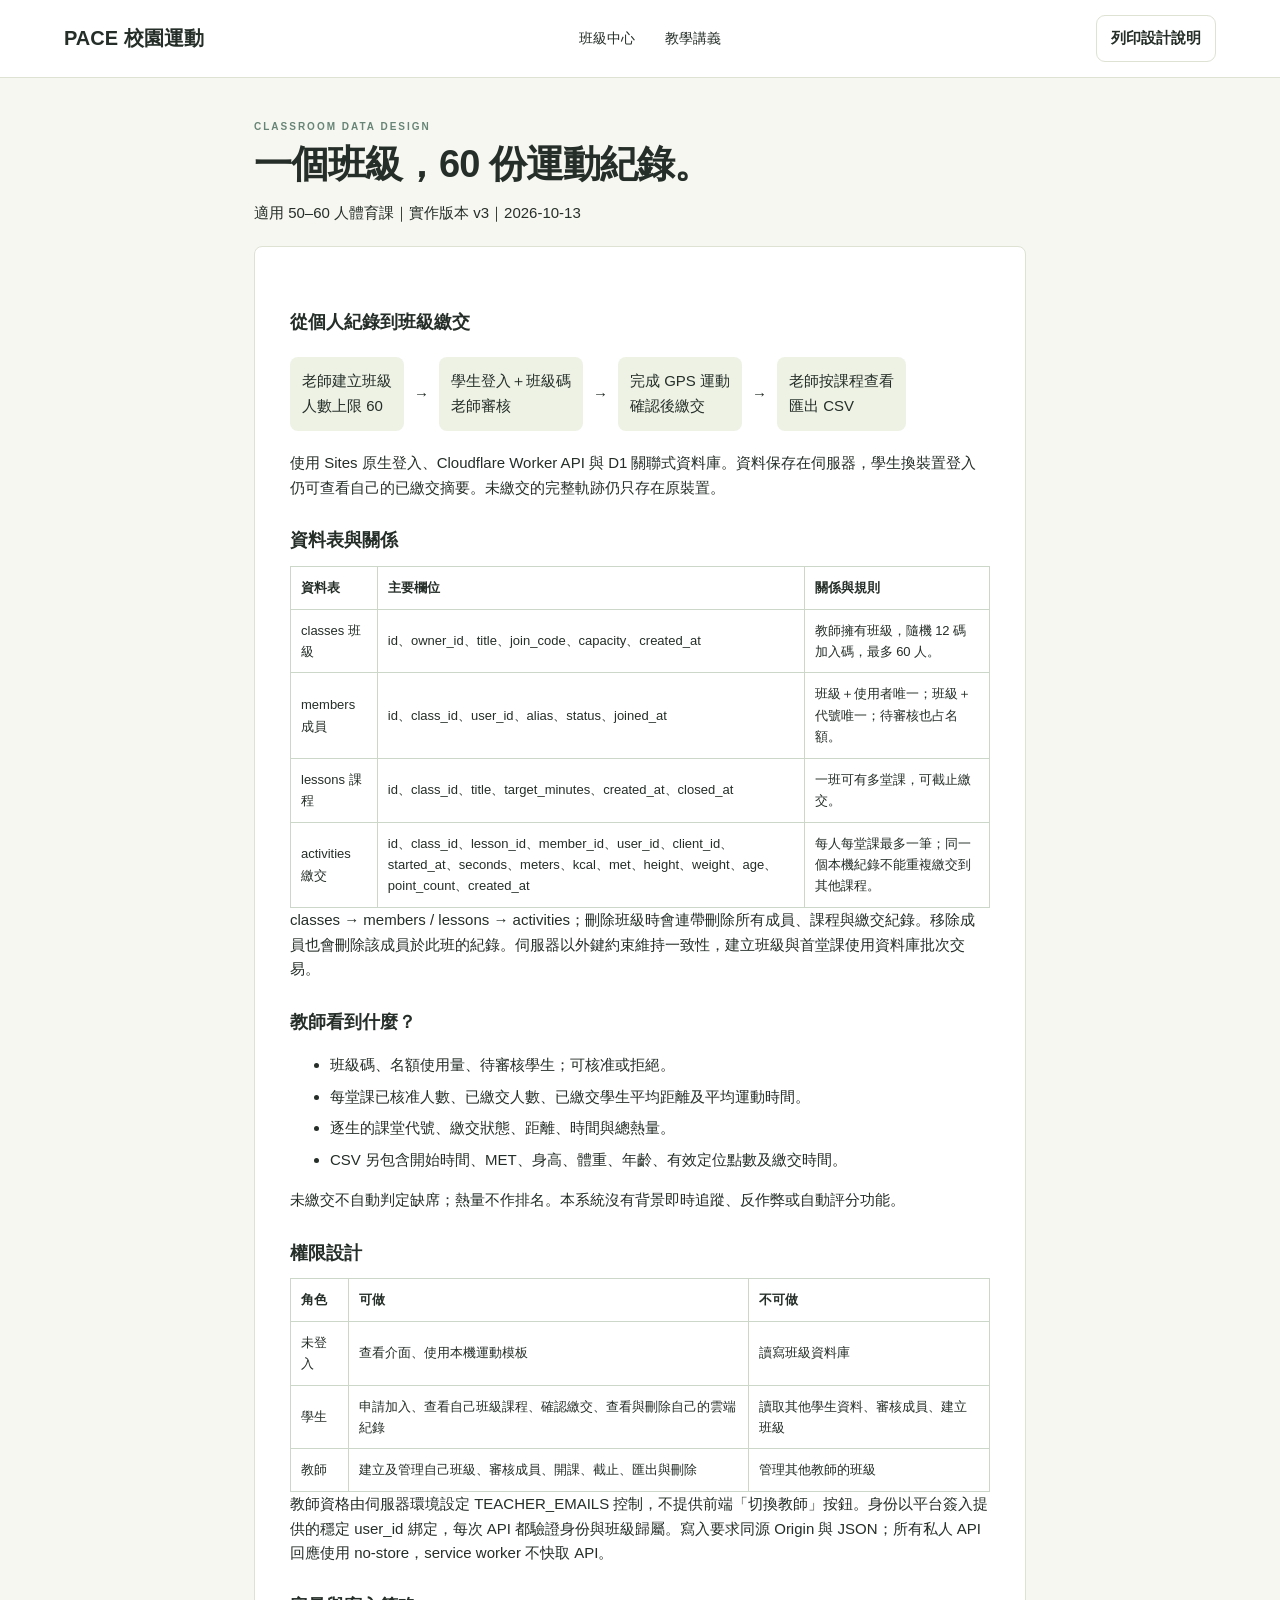
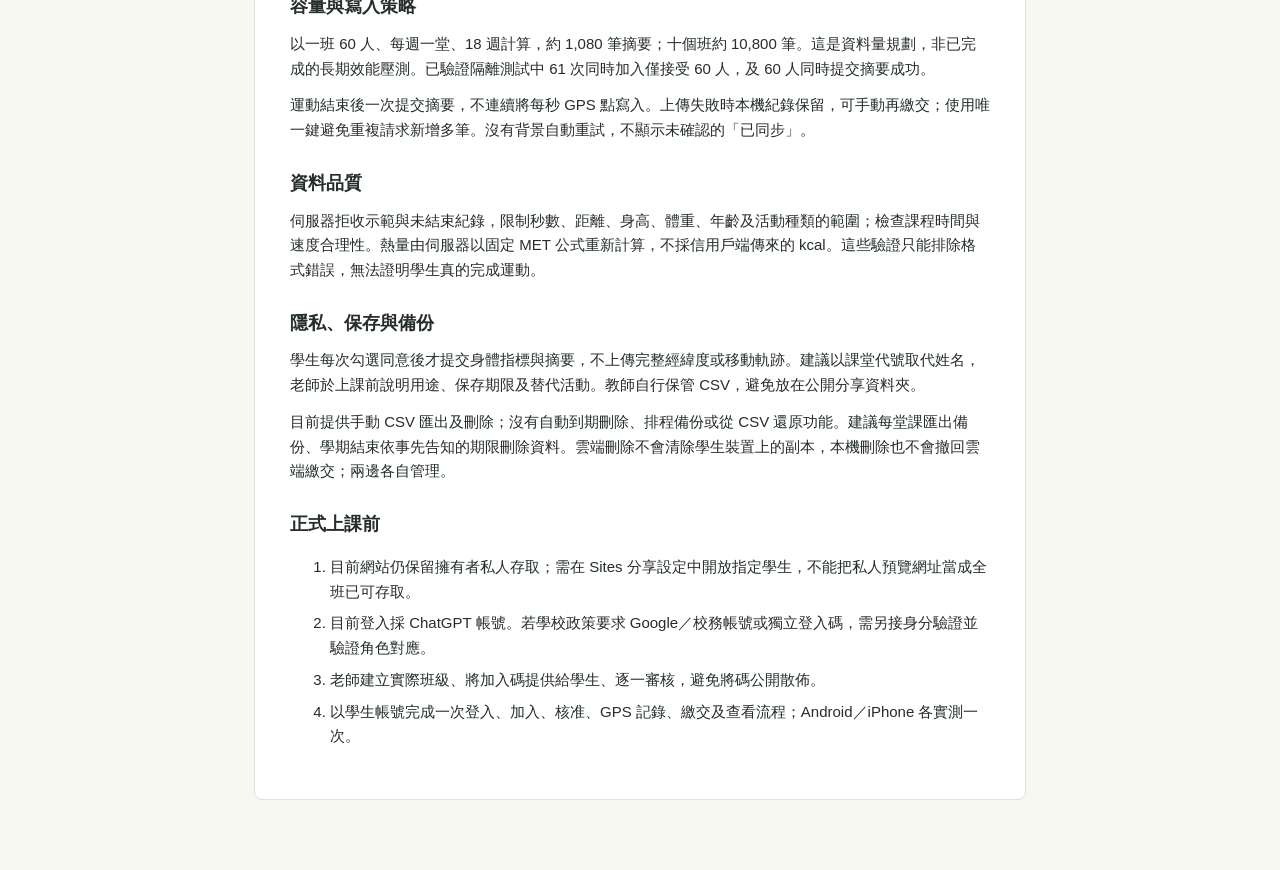
<file: database.html>
<!doctype html><html lang="zh-Hant"><head><meta charset="utf-8"><meta name="viewport" content="width=device-width,initial-scale=1"><link rel="stylesheet" href="document.css"><title>班級資料庫設計 · PACE</title></head><body><header><a class="brand" href="index.html">PACE 校園運動</a><nav><a href="classroom.html">班級中心</a><a href="handout.html">教學講義</a></nav><button onclick="window.print()">列印設計說明</button></header><main class="doc"><span class="eyebrow">CLASSROOM DATA DESIGN</span><h1>一個班級，60 份運動紀錄。</h1><p>適用 50–60 人體育課｜實作版本 v3｜2026-10-13</p><article><h2>從個人紀錄到班級繳交</h2><div class="diagram"><span>老師建立班級<br>人數上限 60</span>→<span>學生登入＋班級碼<br>老師審核</span>→<span>完成 GPS 運動<br>確認後繳交</span>→<span>老師按課程查看<br>匯出 CSV</span></div><p>使用 Sites 原生登入、Cloudflare Worker API 與 D1 關聯式資料庫。資料保存在伺服器，學生換裝置登入仍可查看自己的已繳交摘要。未繳交的完整軌跡仍只存在原裝置。</p><h2>資料表與關係</h2><table><tr><th>資料表</th><th>主要欄位</th><th>關係與規則</th></tr><tr><td>classes 班級</td><td>id、owner_id、title、join_code、capacity、created_at</td><td>教師擁有班級，隨機 12 碼加入碼，最多 60 人。</td></tr><tr><td>members 成員</td><td>id、class_id、user_id、alias、status、joined_at</td><td>班級＋使用者唯一；班級＋代號唯一；待審核也占名額。</td></tr><tr><td>lessons 課程</td><td>id、class_id、title、target_minutes、created_at、closed_at</td><td>一班可有多堂課，可截止繳交。</td></tr><tr><td>activities 繳交</td><td>id、class_id、lesson_id、member_id、user_id、client_id、started_at、seconds、meters、kcal、met、height、weight、age、point_count、created_at</td><td>每人每堂課最多一筆；同一個本機紀錄不能重複繳交到其他課程。</td></tr></table><p>classes → members / lessons → activities；刪除班級時會連帶刪除所有成員、課程與繳交紀錄。移除成員也會刪除該成員於此班的紀錄。伺服器以外鍵約束維持一致性，建立班級與首堂課使用資料庫批次交易。</p><h2>教師看到什麼？</h2><ul><li>班級碼、名額使用量、待審核學生；可核准或拒絕。</li><li>每堂課已核准人數、已繳交人數、已繳交學生平均距離及平均運動時間。</li><li>逐生的課堂代號、繳交狀態、距離、時間與總熱量。</li><li>CSV 另包含開始時間、MET、身高、體重、年齡、有效定位點數及繳交時間。</li></ul><p>未繳交不自動判定缺席；熱量不作排名。本系統沒有背景即時追蹤、反作弊或自動評分功能。</p><h2>權限設計</h2><table><tr><th>角色</th><th>可做</th><th>不可做</th></tr><tr><td>未登入</td><td>查看介面、使用本機運動模板</td><td>讀寫班級資料庫</td></tr><tr><td>學生</td><td>申請加入、查看自己班級課程、確認繳交、查看與刪除自己的雲端紀錄</td><td>讀取其他學生資料、審核成員、建立班級</td></tr><tr><td>教師</td><td>建立及管理自己班級、審核成員、開課、截止、匯出與刪除</td><td>管理其他教師的班級</td></tr></table><p>教師資格由伺服器環境設定 TEACHER_EMAILS 控制，不提供前端「切換教師」按鈕。身份以平台簽入提供的穩定 user_id 綁定，每次 API 都驗證身份與班級歸屬。寫入要求同源 Origin 與 JSON；所有私人 API 回應使用 no-store，service worker 不快取 API。</p><h2>容量與寫入策略</h2><p>以一班 60 人、每週一堂、18 週計算，約 1,080 筆摘要；十個班約 10,800 筆。這是資料量規劃，非已完成的長期效能壓測。已驗證隔離測試中 61 次同時加入僅接受 60 人，及 60 人同時提交摘要成功。</p><p>運動結束後一次提交摘要，不連續將每秒 GPS 點寫入。上傳失敗時本機紀錄保留，可手動再繳交；使用唯一鍵避免重複請求新增多筆。沒有背景自動重試，不顯示未確認的「已同步」。</p><h2>資料品質</h2><p>伺服器拒收示範與未結束紀錄，限制秒數、距離、身高、體重、年齡及活動種類的範圍；檢查課程時間與速度合理性。熱量由伺服器以固定 MET 公式重新計算，不採信用戶端傳來的 kcal。這些驗證只能排除格式錯誤，無法證明學生真的完成運動。</p><h2>隱私、保存與備份</h2><p>學生每次勾選同意後才提交身體指標與摘要，不上傳完整經緯度或移動軌跡。建議以課堂代號取代姓名，老師於上課前說明用途、保存期限及替代活動。教師自行保管 CSV，避免放在公開分享資料夾。</p><p>目前提供手動 CSV 匯出及刪除；沒有自動到期刪除、排程備份或從 CSV 還原功能。建議每堂課匯出備份、學期結束依事先告知的期限刪除資料。雲端刪除不會清除學生裝置上的副本，本機刪除也不會撤回雲端繳交；兩邊各自管理。</p><h2>正式上課前</h2><ol><li>目前網站仍保留擁有者私人存取；需在 Sites 分享設定中開放指定學生，不能把私人預覽網址當成全班已可存取。</li><li>目前登入採 ChatGPT 帳號。若學校政策要求 Google／校務帳號或獨立登入碼，需另接身分驗證並驗證角色對應。</li><li>老師建立實際班級、將加入碼提供給學生、逐一審核，避免將碼公開散佈。</li><li>以學生帳號完成一次登入、加入、核准、GPS 記錄、繳交及查看流程；Android／iPhone 各實測一次。</li></ol></article></main></body></html>
</file>
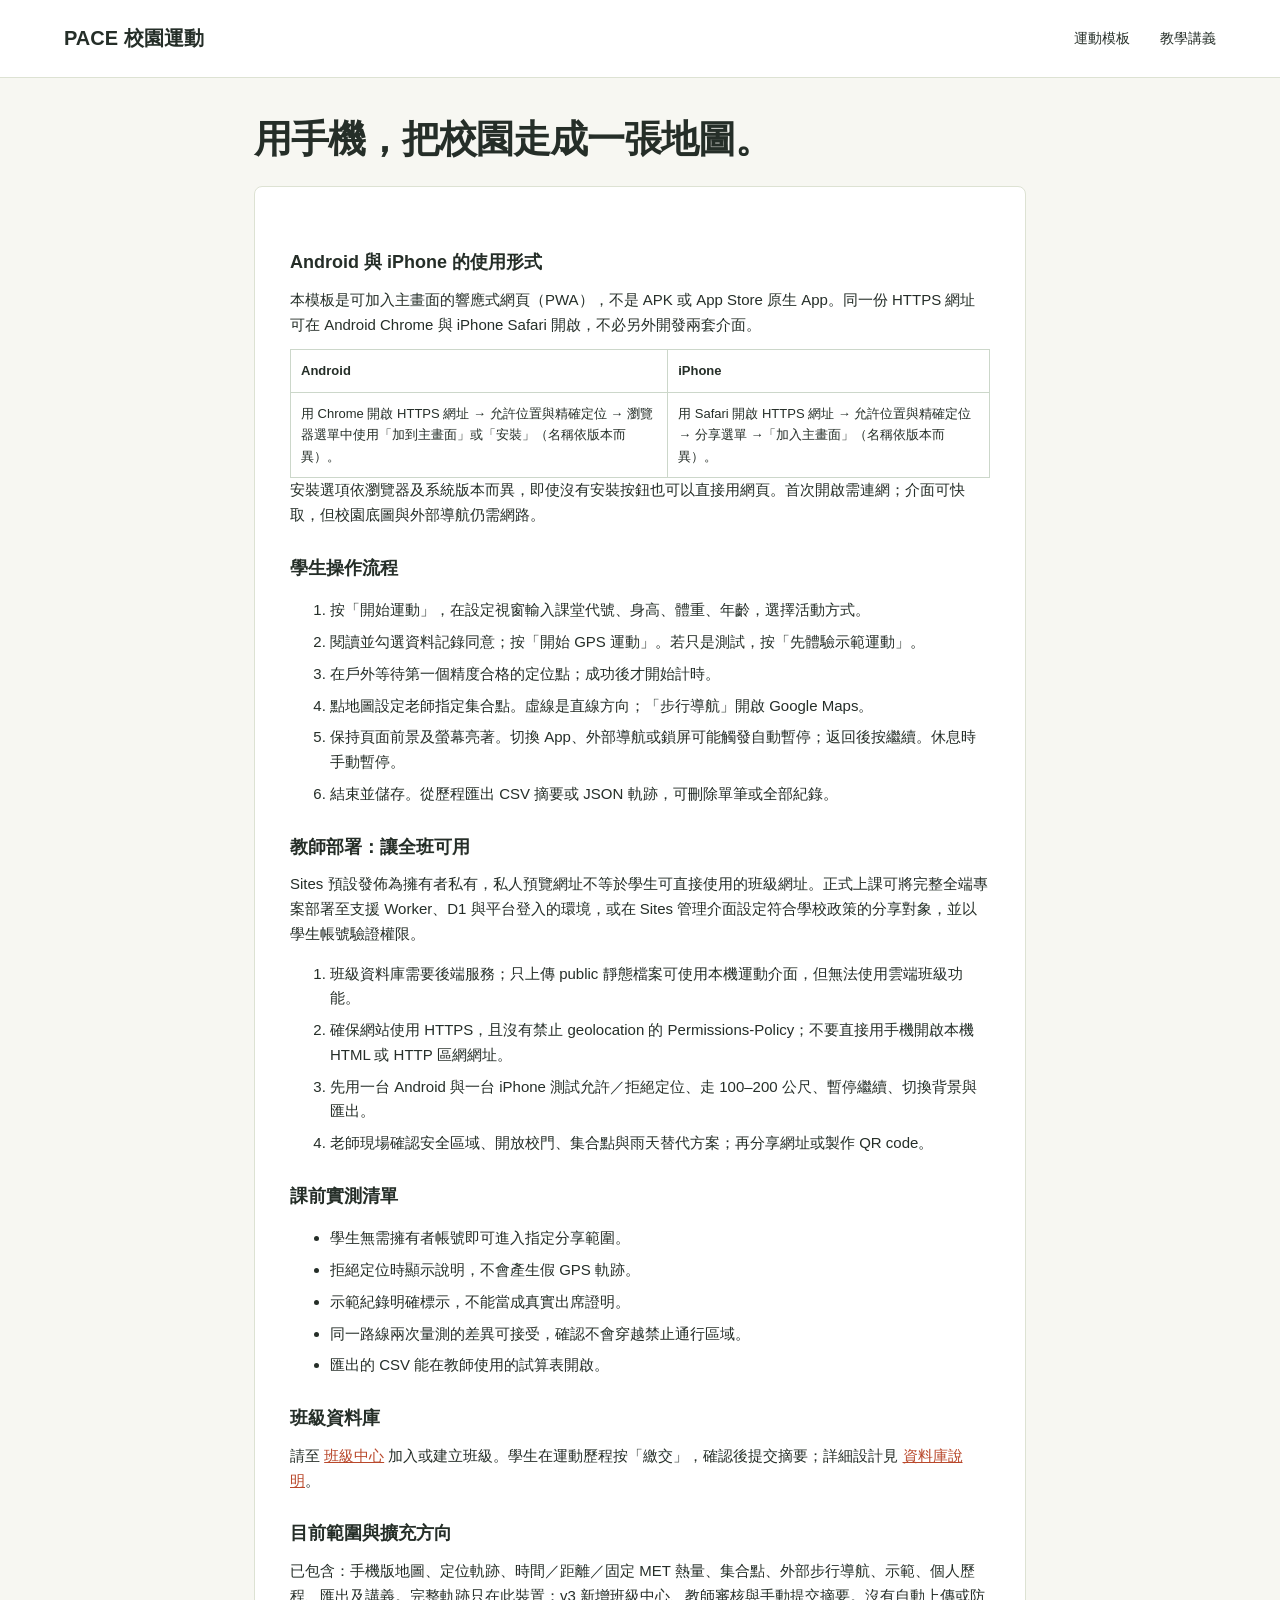
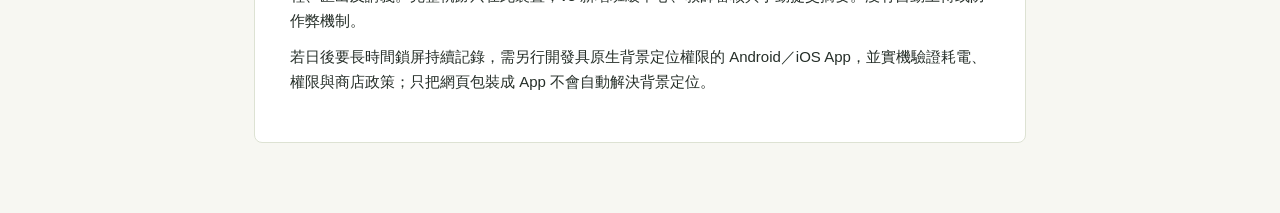
<file: guide.html>
<!doctype html><html lang="zh-Hant"><head><meta charset="utf-8"><meta name="viewport" content="width=device-width,initial-scale=1"><link rel="stylesheet" href="document.css"><title>手機使用與部署說明｜校園動起來</title></head><body><header><a class="brand" href="./">PACE 校園運動</a><nav><a href="./">運動模板</a><a href="handout.html">教學講義</a></nav></header><main class="doc"><h1>用手機，把校園走成一張地圖。</h1><article><h2>Android 與 iPhone 的使用形式</h2><p>本模板是可加入主畫面的響應式網頁（PWA），不是 APK 或 App Store 原生 App。同一份 HTTPS 網址可在 Android Chrome 與 iPhone Safari 開啟，不必另外開發兩套介面。</p><table><tr><th>Android</th><th>iPhone</th></tr><tr><td>用 Chrome 開啟 HTTPS 網址 → 允許位置與精確定位 → 瀏覽器選單中使用「加到主畫面」或「安裝」（名稱依版本而異）。</td><td>用 Safari 開啟 HTTPS 網址 → 允許位置與精確定位 → 分享選單 →「加入主畫面」（名稱依版本而異）。</td></tr></table><p>安裝選項依瀏覽器及系統版本而異，即使沒有安裝按鈕也可以直接用網頁。首次開啟需連網；介面可快取，但校園底圖與外部導航仍需網路。</p><h2>學生操作流程</h2><ol><li>按「開始運動」，在設定視窗輸入課堂代號、身高、體重、年齡，選擇活動方式。</li><li>閱讀並勾選資料記錄同意；按「開始 GPS 運動」。若只是測試，按「先體驗示範運動」。</li><li>在戶外等待第一個精度合格的定位點；成功後才開始計時。</li><li>點地圖設定老師指定集合點。虛線是直線方向；「步行導航」開啟 Google Maps。</li><li>保持頁面前景及螢幕亮著。切換 App、外部導航或鎖屏可能觸發自動暫停；返回後按繼續。休息時手動暫停。</li><li>結束並儲存。從歷程匯出 CSV 摘要或 JSON 軌跡，可刪除單筆或全部紀錄。</li></ol><h2>教師部署：讓全班可用</h2><p>Sites 預設發佈為擁有者私有，私人預覽網址不等於學生可直接使用的班級網址。正式上課可將完整全端專案部署至支援 Worker、D1 與平台登入的環境，或在 Sites 管理介面設定符合學校政策的分享對象，並以學生帳號驗證權限。</p><ol><li>班級資料庫需要後端服務；只上傳 public 靜態檔案可使用本機運動介面，但無法使用雲端班級功能。</li><li>確保網站使用 HTTPS，且沒有禁止 geolocation 的 Permissions-Policy；不要直接用手機開啟本機 HTML 或 HTTP 區網網址。</li><li>先用一台 Android 與一台 iPhone 測試允許／拒絕定位、走 100–200 公尺、暫停繼續、切換背景與匯出。</li><li>老師現場確認安全區域、開放校門、集合點與雨天替代方案；再分享網址或製作 QR code。</li></ol><h2>課前實測清單</h2><ul><li>學生無需擁有者帳號即可進入指定分享範圍。</li><li>拒絕定位時顯示說明，不會產生假 GPS 軌跡。</li><li>示範紀錄明確標示，不能當成真實出席證明。</li><li>同一路線兩次量測的差異可接受，確認不會穿越禁止通行區域。</li><li>匯出的 CSV 能在教師使用的試算表開啟。</li></ul><h2>班級資料庫</h2><p>請至 <a href="classroom.html">班級中心</a> 加入或建立班級。學生在運動歷程按「繳交」，確認後提交摘要；詳細設計見 <a href="database.html">資料庫說明</a>。</p><h2>目前範圍與擴充方向</h2><p>已包含：手機版地圖、定位軌跡、時間／距離／固定 MET 熱量、集合點、外部步行導航、示範、個人歷程、匯出及講義。完整軌跡只在此裝置；v3 新增班級中心、教師審核與手動提交摘要。沒有自動上傳或防作弊機制。</p><p>若日後要長時間鎖屏持續記錄，需另行開發具原生背景定位權限的 Android／iOS App，並實機驗證耗電、權限與商店政策；只把網頁包裝成 App 不會自動解決背景定位。</p></article></main></body></html>
</file>
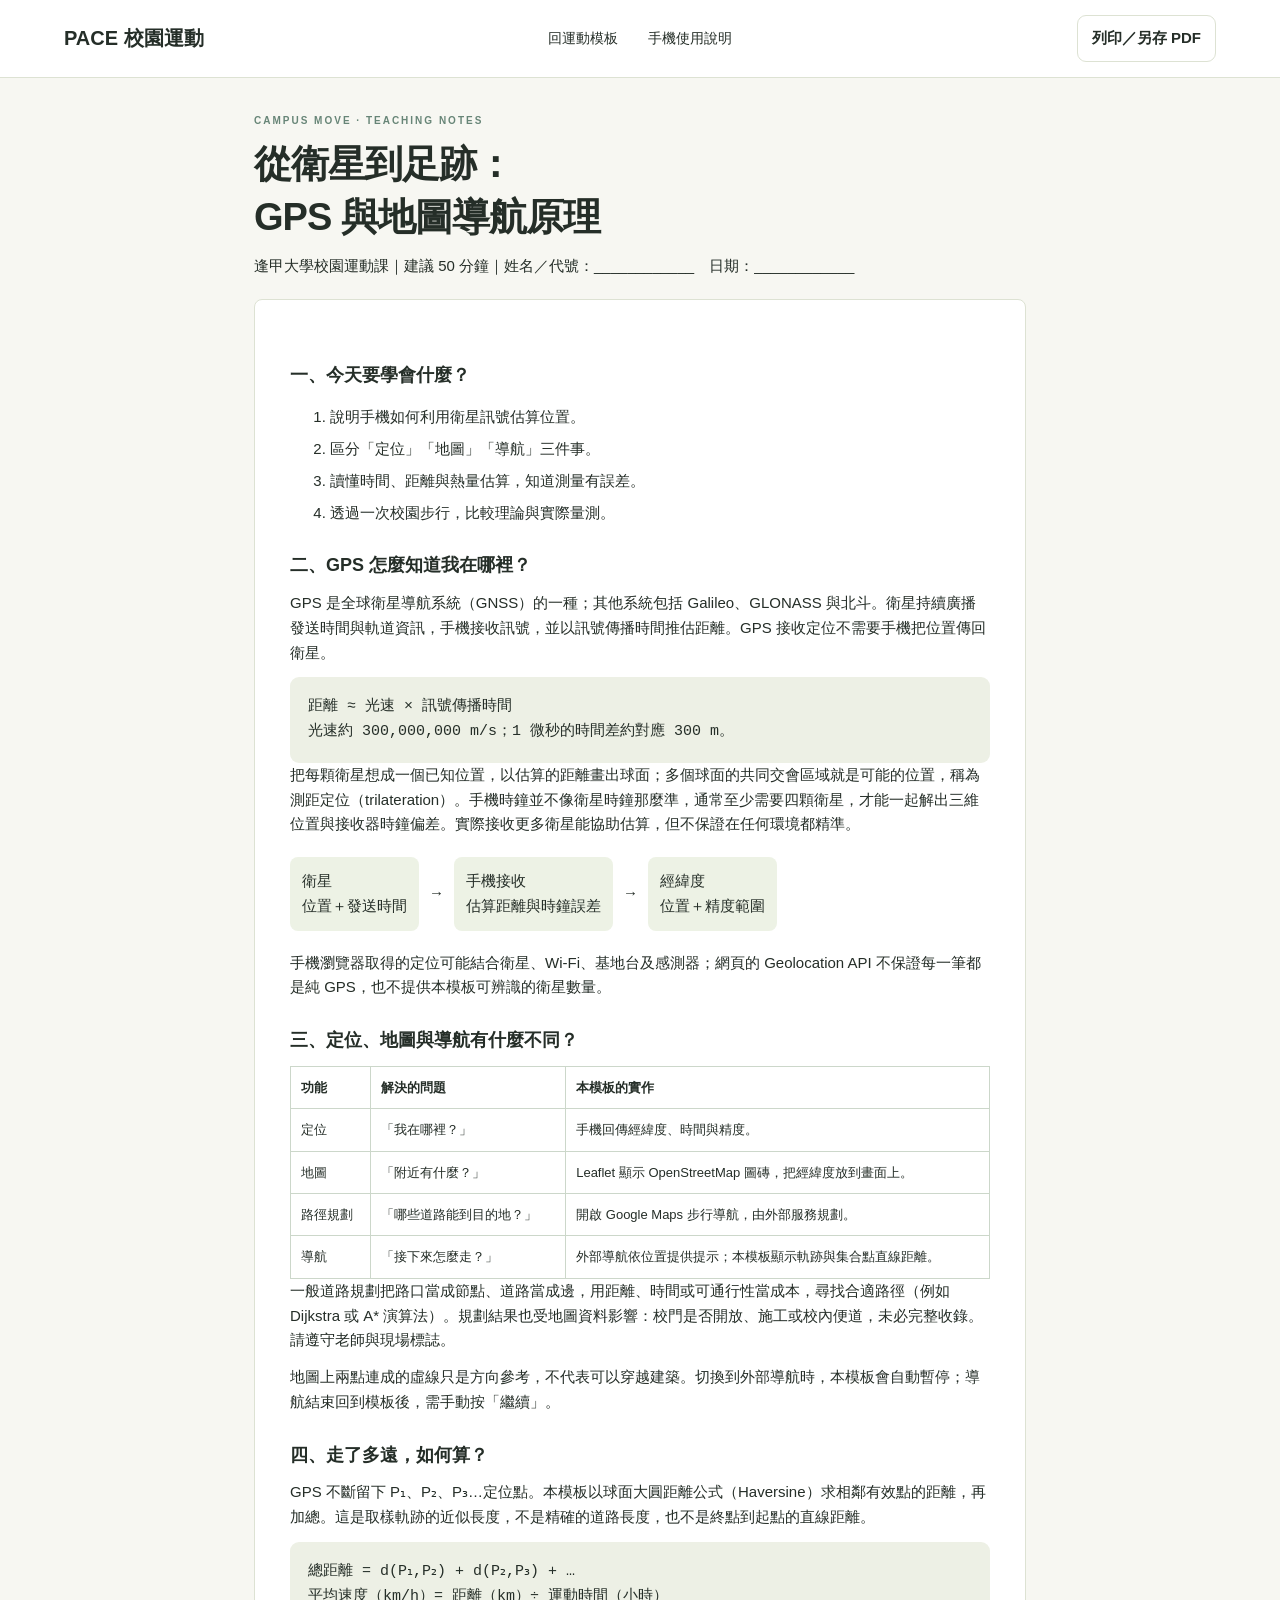
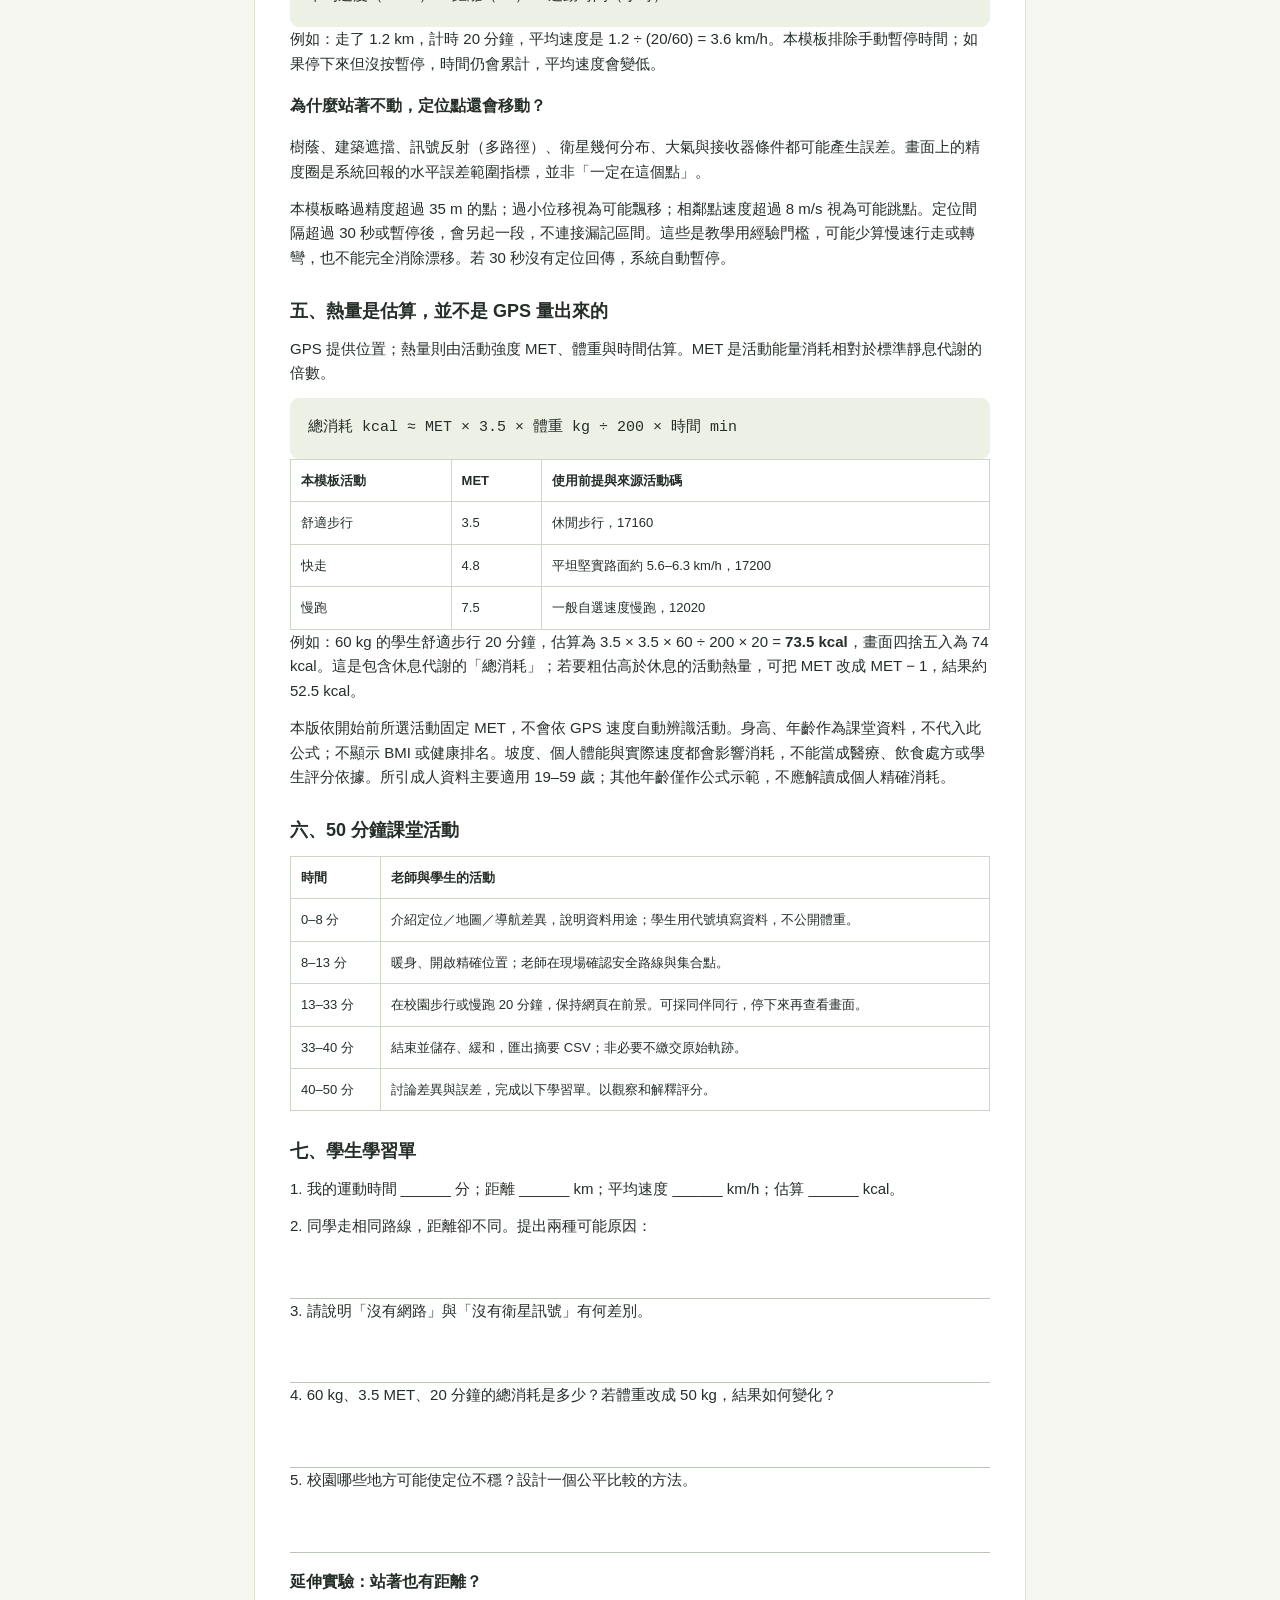
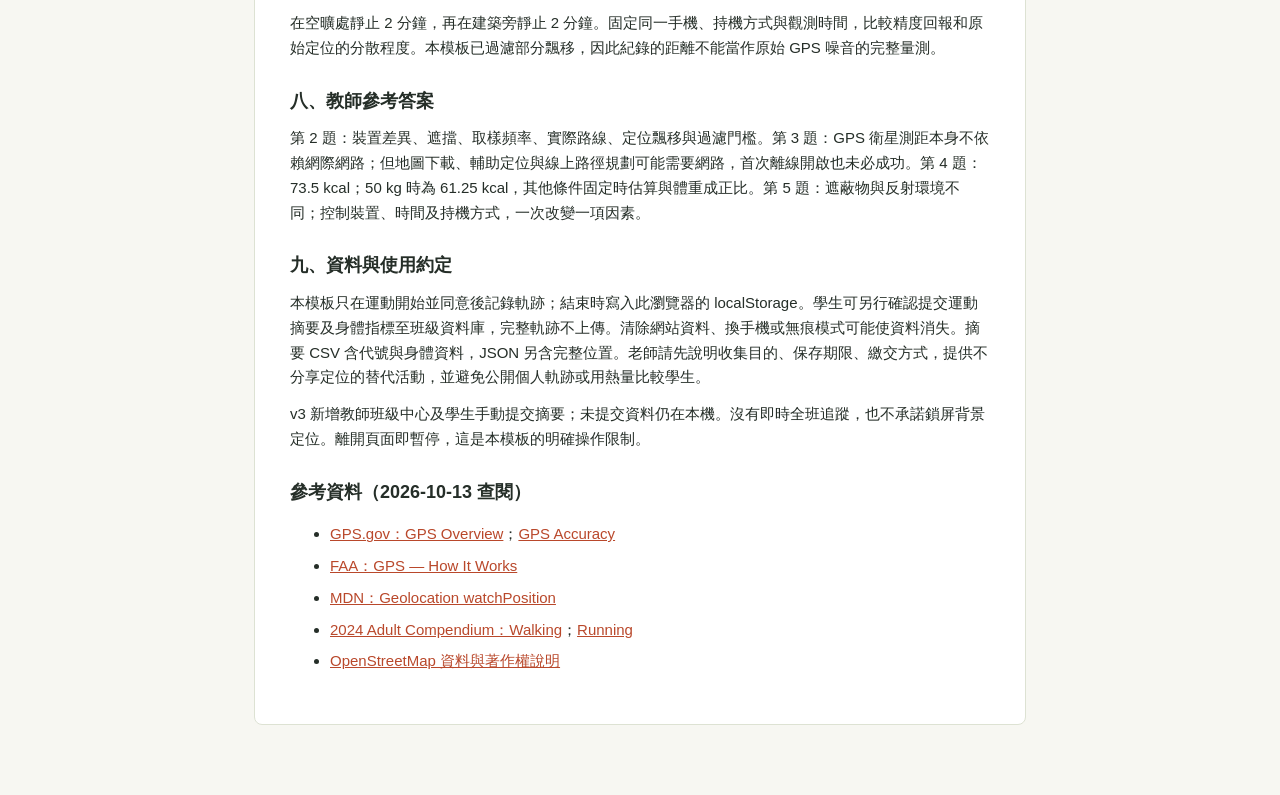
<file: handout.html>
<!doctype html><html lang="zh-Hant"><head><meta charset="utf-8"><meta name="viewport" content="width=device-width,initial-scale=1"><link rel="stylesheet" href="document.css"><title>GPS 與地圖導航原理｜教學講義</title></head><body><header><a class="brand" href="./">PACE 校園運動</a><nav><a href="./">回運動模板</a><a href="guide.html">手機使用說明</a></nav><button onclick="window.print()">列印／另存 PDF</button></header><main class="doc"><p class="eyebrow">CAMPUS MOVE · TEACHING NOTES</p><h1>從衛星到足跡：<br>GPS 與地圖導航原理</h1><p>逢甲大學校園運動課｜建議 50 分鐘｜姓名／代號：____________　日期：____________</p><article>
<h2>一、今天要學會什麼？</h2><ol><li>說明手機如何利用衛星訊號估算位置。</li><li>區分「定位」「地圖」「導航」三件事。</li><li>讀懂時間、距離與熱量估算，知道測量有誤差。</li><li>透過一次校園步行，比較理論與實際量測。</li></ol>
<h2>二、GPS 怎麼知道我在哪裡？</h2><p>GPS 是全球衛星導航系統（GNSS）的一種；其他系統包括 Galileo、GLONASS 與北斗。衛星持續廣播發送時間與軌道資訊，手機接收訊號，並以訊號傳播時間推估距離。GPS 接收定位不需要手機把位置傳回衛星。</p><div class="formula">距離 ≈ 光速 × 訊號傳播時間<br>光速約 300,000,000 m/s；1 微秒的時間差約對應 300 m。</div><p>把每顆衛星想成一個已知位置，以估算的距離畫出球面；多個球面的共同交會區域就是可能的位置，稱為測距定位（trilateration）。手機時鐘並不像衛星時鐘那麼準，通常至少需要四顆衛星，才能一起解出三維位置與接收器時鐘偏差。實際接收更多衛星能協助估算，但不保證在任何環境都精準。</p><div class="diagram"><span>衛星<br>位置＋發送時間</span>→<span>手機接收<br>估算距離與時鐘誤差</span>→<span>經緯度<br>位置＋精度範圍</span></div><p>手機瀏覽器取得的定位可能結合衛星、Wi-Fi、基地台及感測器；網頁的 Geolocation API 不保證每一筆都是純 GPS，也不提供本模板可辨識的衛星數量。</p>
<h2>三、定位、地圖與導航有什麼不同？</h2><table><thead><tr><th>功能</th><th>解決的問題</th><th>本模板的實作</th></tr></thead><tbody><tr><td>定位</td><td>「我在哪裡？」</td><td>手機回傳經緯度、時間與精度。</td></tr><tr><td>地圖</td><td>「附近有什麼？」</td><td>Leaflet 顯示 OpenStreetMap 圖磚，把經緯度放到畫面上。</td></tr><tr><td>路徑規劃</td><td>「哪些道路能到目的地？」</td><td>開啟 Google Maps 步行導航，由外部服務規劃。</td></tr><tr><td>導航</td><td>「接下來怎麼走？」</td><td>外部導航依位置提供提示；本模板顯示軌跡與集合點直線距離。</td></tr></tbody></table><p>一般道路規劃把路口當成節點、道路當成邊，用距離、時間或可通行性當成本，尋找合適路徑（例如 Dijkstra 或 A* 演算法）。規劃結果也受地圖資料影響：校門是否開放、施工或校內便道，未必完整收錄。請遵守老師與現場標誌。</p><p>地圖上兩點連成的虛線只是方向參考，不代表可以穿越建築。切換到外部導航時，本模板會自動暫停；導航結束回到模板後，需手動按「繼續」。</p>
<h2>四、走了多遠，如何算？</h2><p>GPS 不斷留下 P₁、P₂、P₃…定位點。本模板以球面大圓距離公式（Haversine）求相鄰有效點的距離，再加總。這是取樣軌跡的近似長度，不是精確的道路長度，也不是終點到起點的直線距離。</p><div class="formula">總距離 = d(P₁,P₂) + d(P₂,P₃) + …<br>平均速度（km/h）= 距離（km）÷ 運動時間（小時）</div><p>例如：走了 1.2 km，計時 20 分鐘，平均速度是 1.2 ÷ (20/60) = 3.6 km/h。本模板排除手動暫停時間；如果停下來但沒按暫停，時間仍會累計，平均速度會變低。</p><h3>為什麼站著不動，定位點還會移動？</h3><p>樹蔭、建築遮擋、訊號反射（多路徑）、衛星幾何分布、大氣與接收器條件都可能產生誤差。畫面上的精度圈是系統回報的水平誤差範圍指標，並非「一定在這個點」。</p><p>本模板略過精度超過 35 m 的點；過小位移視為可能飄移；相鄰點速度超過 8 m/s 視為可能跳點。定位間隔超過 30 秒或暫停後，會另起一段，不連接漏記區間。這些是教學用經驗門檻，可能少算慢速行走或轉彎，也不能完全消除漂移。若 30 秒沒有定位回傳，系統自動暫停。</p>
<h2>五、熱量是估算，並不是 GPS 量出來的</h2><p>GPS 提供位置；熱量則由活動強度 MET、體重與時間估算。MET 是活動能量消耗相對於標準靜息代謝的倍數。</p><div class="formula">總消耗 kcal ≈ MET × 3.5 × 體重 kg ÷ 200 × 時間 min</div><table><thead><tr><th>本模板活動</th><th>MET</th><th>使用前提與來源活動碼</th></tr></thead><tbody><tr><td>舒適步行</td><td>3.5</td><td>休閒步行，17160</td></tr><tr><td>快走</td><td>4.8</td><td>平坦堅實路面約 5.6–6.3 km/h，17200</td></tr><tr><td>慢跑</td><td>7.5</td><td>一般自選速度慢跑，12020</td></tr></tbody></table><p>例如：60 kg 的學生舒適步行 20 分鐘，估算為 3.5 × 3.5 × 60 ÷ 200 × 20 = <strong>73.5 kcal</strong>，畫面四捨五入為 74 kcal。這是包含休息代謝的「總消耗」；若要粗估高於休息的活動熱量，可把 MET 改成 MET − 1，結果約 52.5 kcal。</p><p>本版依開始前所選活動固定 MET，不會依 GPS 速度自動辨識活動。身高、年齡作為課堂資料，不代入此公式；不顯示 BMI 或健康排名。坡度、個人體能與實際速度都會影響消耗，不能當成醫療、飲食處方或學生評分依據。所引成人資料主要適用 19–59 歲；其他年齡僅作公式示範，不應解讀成個人精確消耗。</p>
<h2>六、50 分鐘課堂活動</h2><table><thead><tr><th>時間</th><th>老師與學生的活動</th></tr></thead><tbody><tr><td>0–8 分</td><td>介紹定位／地圖／導航差異，說明資料用途；學生用代號填寫資料，不公開體重。</td></tr><tr><td>8–13 分</td><td>暖身、開啟精確位置；老師在現場確認安全路線與集合點。</td></tr><tr><td>13–33 分</td><td>在校園步行或慢跑 20 分鐘，保持網頁在前景。可採同伴同行，停下來再查看畫面。</td></tr><tr><td>33–40 分</td><td>結束並儲存、緩和，匯出摘要 CSV；非必要不繳交原始軌跡。</td></tr><tr><td>40–50 分</td><td>討論差異與誤差，完成以下學習單。以觀察和解釋評分。</td></tr></tbody></table>
<h2>七、學生學習單</h2><p>1. 我的運動時間 ______ 分；距離 ______ km；平均速度 ______ km/h；估算 ______ kcal。</p><p>2. 同學走相同路線，距離卻不同。提出兩種可能原因：</p><div class="answer"></div><p>3. 請說明「沒有網路」與「沒有衛星訊號」有何差別。</p><div class="answer"></div><p>4. 60 kg、3.5 MET、20 分鐘的總消耗是多少？若體重改成 50 kg，結果如何變化？</p><div class="answer"></div><p>5. 校園哪些地方可能使定位不穩？設計一個公平比較的方法。</p><div class="answer"></div><h3>延伸實驗：站著也有距離？</h3><p>在空曠處靜止 2 分鐘，再在建築旁靜止 2 分鐘。固定同一手機、持機方式與觀測時間，比較精度回報和原始定位的分散程度。本模板已過濾部分飄移，因此紀錄的距離不能當作原始 GPS 噪音的完整量測。</p>
<h2>八、教師參考答案</h2><p>第 2 題：裝置差異、遮擋、取樣頻率、實際路線、定位飄移與過濾門檻。第 3 題：GPS 衛星測距本身不依賴網際網路；但地圖下載、輔助定位與線上路徑規劃可能需要網路，首次離線開啟也未必成功。第 4 題：73.5 kcal；50 kg 時為 61.25 kcal，其他條件固定時估算與體重成正比。第 5 題：遮蔽物與反射環境不同；控制裝置、時間及持機方式，一次改變一項因素。</p>
<h2>九、資料與使用約定</h2><p>本模板只在運動開始並同意後記錄軌跡；結束時寫入此瀏覽器的 localStorage。學生可另行確認提交運動摘要及身體指標至班級資料庫，完整軌跡不上傳。清除網站資料、換手機或無痕模式可能使資料消失。摘要 CSV 含代號與身體資料，JSON 另含完整位置。老師請先說明收集目的、保存期限、繳交方式，提供不分享定位的替代活動，並避免公開個人軌跡或用熱量比較學生。</p><p>v3 新增教師班級中心及學生手動提交摘要；未提交資料仍在本機。沒有即時全班追蹤，也不承諾鎖屏背景定位。離開頁面即暫停，這是本模板的明確操作限制。</p>
<h2>參考資料（2026-10-13 查閱）</h2><ul><li><a href="https://www.gps.gov/systems/gps/index.php">GPS.gov：GPS Overview</a>；<a href="https://www.gps.gov/gps-accuracy">GPS Accuracy</a></li><li><a href="https://www.faa.gov/about/office_org/headquarters_offices/ato/service_units/techops/navservices/gnss/gps/howitworks">FAA：GPS — How It Works</a></li><li><a href="https://developer.mozilla.org/en-US/docs/Web/API/Geolocation/watchPosition">MDN：Geolocation watchPosition</a></li><li><a href="https://pacompendium.com/walking/">2024 Adult Compendium：Walking</a>；<a href="https://pacompendium.com/running/">Running</a></li><li><a href="https://www.openstreetmap.org/copyright">OpenStreetMap 資料與著作權說明</a></li></ul></article></main></body></html>
</file>
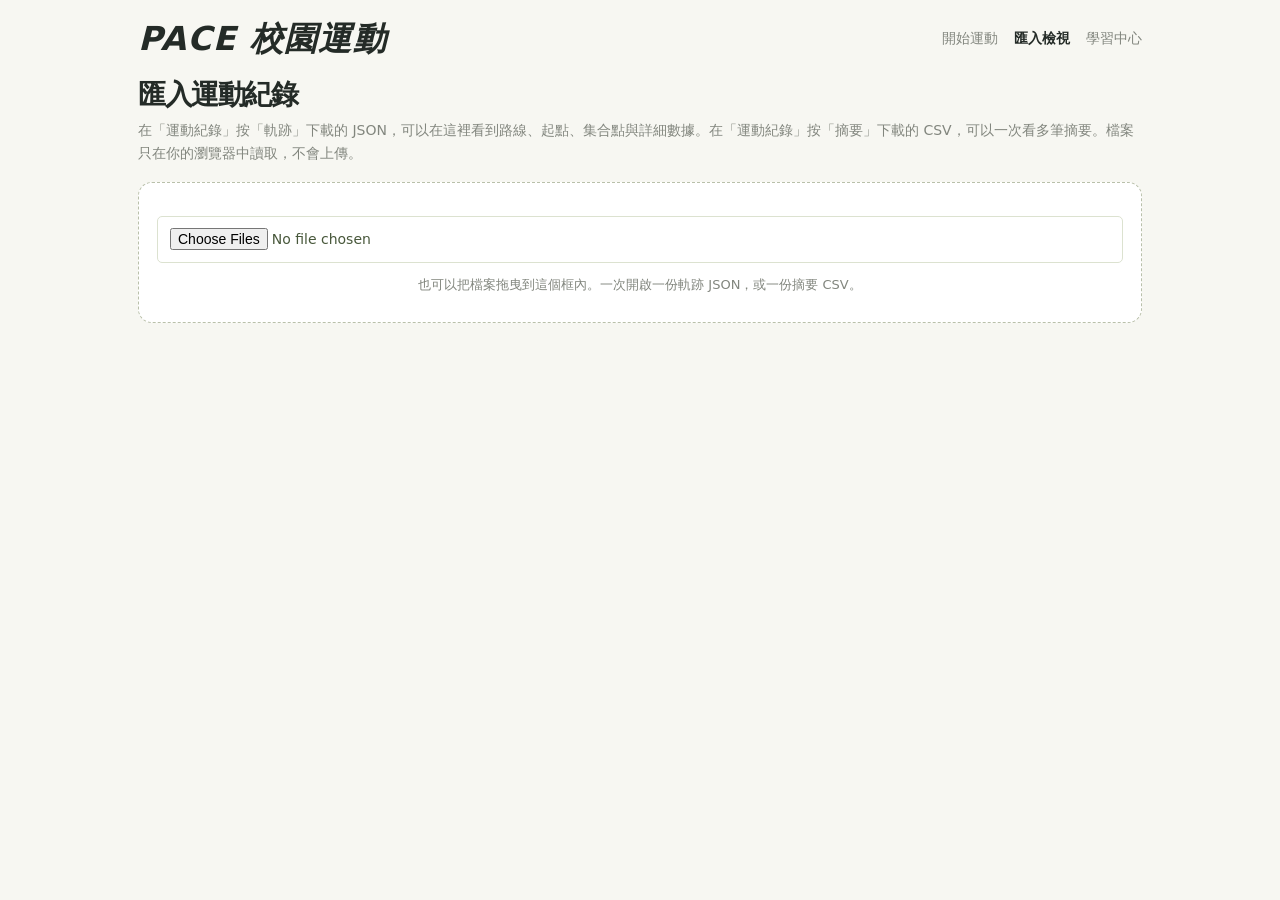
<file: review.html>
<!doctype html>
<html lang="zh-Hant">
<head>
<meta charset="utf-8">
<meta name="viewport" content="width=device-width,initial-scale=1,viewport-fit=cover">
<meta name="theme-color" content="#222824">
<link rel="icon" href="icon.svg" type="image/svg+xml">
<link rel="stylesheet" href="vendor/leaflet.css">
<link rel="stylesheet" href="style.css">
<title>匯入檢視 · PACE 校園運動</title>
<style>
body{background:var(--paper);color:var(--ink);font-family:"PingFang TC","Noto Sans TC","Microsoft JhengHei",system-ui,sans-serif;margin:0}
.review{max-width:1040px;margin:0 auto;padding:22px 18px 64px}
.rtop{display:flex;justify-content:space-between;align-items:center;gap:12px;flex-wrap:wrap;margin-bottom:22px}
.rtop .brand{color:var(--ink);text-decoration:none;font-weight:800;letter-spacing:.04em}
.rtop nav a{color:var(--muted);text-decoration:none;margin-left:16px;font-size:14px}
.rtop nav a.active{color:var(--ink);font-weight:700}
h1{font-size:28px;margin:0 0 6px}
.lead{color:var(--muted);margin:0 0 18px;font-size:14px;line-height:1.6}
.drop{background:#fff;border:1.5px dashed #b9c0aa;border-radius:14px;padding:26px 18px;text-align:center}
.drop input{font:inherit}
#status{margin:12px 0 0;min-height:1.4em;color:var(--muted);font-size:14px}
.card{background:#fff;border:1px solid var(--line);border-radius:14px;padding:16px;margin-top:18px}
.stats{display:grid;grid-template-columns:repeat(4,1fr);gap:10px}
.stats div{background:var(--paper);border-radius:10px;padding:12px}
.stats span{display:block;color:var(--muted);font-size:12px}
.stats strong{font-size:24px}
.stats small{color:var(--muted);font-size:12px;margin-left:4px}
#reviewMap{height:380px;border-radius:12px;margin-top:12px;border:1px solid var(--line)}
dl{display:grid;grid-template-columns:150px 1fr;gap:8px 16px;margin:0;font-size:14px}
dt{color:var(--muted)}
dd{margin:0;word-break:break-word}
.note{color:var(--muted);font-size:13px;line-height:1.6;margin-top:12px}
table{width:100%;border-collapse:collapse;font-size:13px;margin-top:10px}
th,td{border-bottom:1px solid var(--line);padding:7px 6px;text-align:left;white-space:nowrap}
th{color:var(--muted);font-weight:600}
.table-wrap{overflow-x:auto}
@media (max-width:640px){.stats{grid-template-columns:repeat(2,1fr)}dl{grid-template-columns:1fr}dt{margin-top:6px}}
</style>
</head>
<body>
<main class="review">
<header class="rtop">
  <a class="brand" href="index.html">PACE 校園運動</a>
  <nav><a href="index.html">開始運動</a><a class="active" href="review.html">匯入檢視</a><a href="handout.html">學習中心</a></nav>
</header>
<h1>匯入運動紀錄</h1>
<p class="lead">在「運動紀錄」按「軌跡」下載的 JSON，可以在這裡看到路線、起點、集合點與詳細數據。在「運動紀錄」按「摘要」下載的 CSV，可以一次看多筆摘要。檔案只在你的瀏覽器中讀取，不會上傳。</p>

<section class="drop" id="drop">
  <input id="file" type="file" accept=".json,.csv,application/json,text/csv" multiple>
  <p class="note">也可以把檔案拖曳到這個框內。一次開啟一份軌跡 JSON，或一份摘要 CSV。</p>
</section>
<p id="status" role="status" aria-live="polite"></p>

<section class="card" id="detail" hidden>
  <div class="stats">
    <div><span>累積距離</span><strong id="statDistance">0.00</strong><small>km</small></div>
    <div><span>運動時間</span><strong id="statTime">00:00</strong></div>
    <div><span>平均速度</span><strong id="statSpeed">0.0</strong><small>km/h</small></div>
    <div><span>估算熱量</span><strong id="statKcal">0</strong><small>kcal</small></div>
  </div>
  <div id="reviewMap" aria-label="運動軌跡地圖"></div>
  <p class="note">藍色終點與綠色起點之間為實際記錄的軌跡。若有設定集合點，虛線為終點到集合點的直線距離，不是步行路線。</p>
  <dl id="facts" style="margin-top:14px"></dl>
</section>

<section class="card" id="list" hidden>
  <div id="listSummary" class="note"></div>
  <div class="table-wrap"><table><thead id="listHead"></thead><tbody id="listBody"></tbody></table></div>
</section>
</main>
<script src="vendor/leaflet.js"></script>
<script src="tiles.js"></script>
<script src="core.js"></script>
<script src="review.js"></script>
</body>
</html>
</file>
<file: document.css>
:root{--ink:#183e36;--muted:#697a74;--green:#155b49;--lime:#d9efaa;--border:#dde4df}*{box-sizing:border-box}html{scroll-behavior:smooth}body{margin:0;background:#f5f6f1;color:var(--ink);font:15px/1.65 -apple-system,BlinkMacSystemFont,"Noto Sans TC",sans-serif}button,input,select{font:inherit}button,a,input,select{-webkit-tap-highlight-color:transparent}a{color:inherit;text-decoration:none}button{cursor:pointer;border:1px solid var(--border);border-radius:9px;background:white;color:var(--ink);padding:10px 14px;font-weight:600}button:hover{background:#edf2e9}button:disabled{opacity:.4;cursor:default}button:focus-visible,a:focus-visible,input:focus-visible,select:focus-visible{outline:3px solid #86b888;outline-offset:3px}header{height:92px;border-bottom:1px solid var(--border);display:flex;align-items:center;justify-content:space-between;gap:28px;padding:0 5vw;background:#fff}.brand{display:flex;align-items:center;gap:12px;font-size:20px;font-weight:750}.brand small{display:block;font-size:9px;letter-spacing:1.8px;color:var(--muted)}.brandmark{width:43px;height:43px;background:var(--green);color:var(--lime);display:grid;place-items:center;border-radius:14px;font-size:32px}nav{display:flex;gap:30px;font-size:14px}nav a:hover{text-decoration:underline}.tag{font-size:11px;border:1px solid var(--border);border-radius:20px;padding:4px 10px;white-space:nowrap}main{max-width:1440px;margin:auto;padding:35px 5vw 0}.intro{display:flex;justify-content:space-between;gap:30px;align-items:center;margin-bottom:30px}.eyebrow{font-size:10px;letter-spacing:2px;font-weight:750;color:#678577;margin:0 0 8px}h1{font-size:clamp(25px,3vw,38px);letter-spacing:-1px;line-height:1.4;margin:0 0 10px}p{margin:0 0 12px}.intro p:not(.eyebrow){color:var(--muted);font-size:14px}.lesson{border-left:3px solid #a6c97a;padding-left:18px;min-width:230px}.lesson span,.lesson small{display:block;font-size:11px;color:var(--muted)}.lesson strong{display:block;font-size:19px;margin:3px 0}.workspace{display:grid;grid-template-columns:310px minmax(0,1fr);gap:22px;align-items:start}.panel{background:white;border:1px solid var(--border);border-radius:16px;padding:24px}.sectiontitle{display:flex;align-items:center;gap:10px;margin-bottom:22px}h2{font-size:18px;margin:0;font-weight:700}.sectiontitle .tag,.sectiontitle .smallbutton{margin-left:auto}.step{font-size:10px;font-weight:700;background:#eef2e9;padding:3px 8px;border-radius:5px}.setup{padding:22px}fieldset{border:0;padding:0;margin:0}label{display:block;font-size:13px;font-weight:600;margin-bottom:15px}label>span{font-size:10px;font-weight:400;color:var(--muted);margin-left:4px}input:not([type=checkbox]),select{width:100%;display:block;border:1px solid var(--border);background:#fafbf8;border-radius:8px;padding:10px 12px;color:var(--ink);margin-top:6px;min-height:44px}input:disabled,select:disabled{opacity:.6}.two{display:grid;grid-template-columns:1fr 1fr;gap:12px}.check{display:flex;align-items:flex-start;gap:6px;margin-top:18px}.check input{margin-top:4px;width:16px;height:16px;accent-color:var(--green)}.check span{font-size:11px;line-height:1.7}.primary{width:100%;background:var(--green);color:white;border-color:var(--green);padding:13px}.primary:hover{background:#0e493a}.controls{display:flex;gap:8px;margin-top:10px}.controls button{flex:1;font-size:12px;padding:10px 4px}.textbutton{display:block;padding:12px 0;border:0;background:none;font-size:11px;color:#5e776b;font-weight:500}.fine{font-size:10px;color:var(--muted);line-height:1.8}.hint{padding:14px;background:#f2f5e9;border-radius:9px;margin-top:18px}.hint strong{font-size:12px}.hint p{font-size:11px;color:var(--muted);margin:5px 0 0}.mapcard{padding:0;overflow:hidden}.mapheading{display:flex;justify-content:space-between;align-items:center;padding:18px 22px}.mapheading .eyebrow{font-size:8px;margin-bottom:3px}.mapheading h2{font-size:16px}.status{font-size:11px;background:#f1f4ec;padding:5px 10px;border-radius:20px}#map{height:358px;background:#e7ecdf;z-index:1}.maptoolbar{display:flex;gap:6px;padding:10px 16px;border-bottom:1px solid var(--border)}.maptoolbar button{font-size:11px;padding:6px 10px}.mapnote{display:flex;gap:8px;align-items:center;padding:12px 18px;font-size:11px;color:var(--muted);flex-wrap:wrap}.mapnote a{margin-left:auto;color:var(--green);font-weight:700}.dot{background:#78a34f;border-radius:50%;width:7px;height:7px}.metrics{display:grid;grid-template-columns:repeat(4,1fr);gap:10px;margin-top:16px}.metrics article{background:white;border:1px solid var(--border);border-radius:12px;padding:17px 15px}.metrics article>span{font-size:11px;color:var(--muted)}.metrics strong{display:block;font-size:30px;font-weight:650;letter-spacing:-1px;white-space:nowrap;font-variant-numeric:tabular-nums}.metrics b{font-weight:650}.metrics em{font-size:11px;font-style:normal;font-weight:400;letter-spacing:0;margin-left:4px}.metrics small{font-size:9px;color:var(--muted)}.sessionnote{background:#e9efdf;border-radius:8px;padding:12px 16px;font-size:12px;margin-top:14px}.miniinfo{display:flex;justify-content:space-between;padding:12px 2px;font-size:10px;color:var(--muted)}.bottomgrid{display:grid;grid-template-columns:1.6fr 1fr;gap:22px;margin:25px 0}.smallbutton{font-size:11px;padding:5px 10px}.empty{padding:28px 10px;text-align:center;color:var(--muted);font-size:13px}.empty strong{display:block;font-size:28px;color:#a2b39b;margin-bottom:5px}.record{padding:14px 0;border-bottom:1px solid var(--border);display:flex;align-items:center;gap:12px}.record div{flex:1}.record strong{font-size:13px}.record small{display:block;font-size:11px;color:var(--muted)}.record button{padding:6px 8px;font-size:11px}.learn{background:#e8efdc;position:relative}.learn h2{font-size:25px;line-height:1.5;margin-bottom:12px}.learn p:not(.eyebrow){font-size:12px;max-width:320px;color:var(--muted)}.learnlink{display:flex;justify-content:space-between;border-bottom:1px solid #bbcbaa;padding-bottom:10px;font-size:13px;font-weight:650}footer{padding:20px 0 28px;color:#7e8d82;font-size:10px;border-top:1px solid var(--border)}footer span{float:right}footer p{margin-top:8px;max-width:850px}.doc{max-width:900px;padding-bottom:50px}.doc article{background:white;border:1px solid var(--border);border-radius:14px;padding:35px;margin:20px 0}.doc h2{margin:26px 0 10px}.doc h3{font-size:16px}.doc a{color:#157a65;text-decoration:underline}.doc li{margin:7px 0}.doc table{border-collapse:collapse;width:100%;font-size:13px}.doc th,.doc td{border:1px solid #ccd7ca;padding:10px;text-align:left}.doc .formula{padding:18px;background:#eef3e6;border-radius:9px;font-family:monospace}.diagram{display:flex;flex-wrap:wrap;gap:10px;align-items:center;margin:20px 0}.diagram span{background:#edf2e5;padding:12px;border-radius:8px}.answer{border-bottom:1px solid #b9c6b8;min-height:48px}.leaflet-container{font-family:inherit}.map-fallback{padding:25px;color:#6c705e}@media(max-width:1100px){main{padding-left:3vw;padding-right:3vw}.workspace{grid-template-columns:280px minmax(0,1fr)}.metrics{grid-template-columns:repeat(2,1fr)}.desktop{display:none}}@media(max-width:700px){header{height:auto;min-height:82px;padding:15px 5vw;flex-wrap:wrap;gap:14px}.brand{font-size:18px}nav{gap:22px;font-size:12px;width:100%}.intro{display:block}.intro h1{font-size:27px}.lesson{margin-top:20px}.workspace{display:flex;flex-direction:column}.setup,.live{width:100%}.setup{padding:20px}.setup .two{grid-template-columns:1fr 1fr}.intro{margin-bottom:22px}main{padding:26px 4vw 0}.mapheading{padding:16px 12px}.mapheading h2{font-size:14px}.status{font-size:9px}#map{height:350px}.metrics{gap:10px}.metrics strong{font-size:32px}.bottomgrid{grid-template-columns:1fr}.miniinfo{font-size:9px;gap:8px}.doc article{padding:20px}.doc table{font-size:11px}.doc td,.doc th{padding:7px}footer span{float:none;display:block;margin-top:8px}}@media print{header,nav,.noprint{display:none!important}body{background:white;color:#111;font-size:11pt}.doc{max-width:none;padding:0}.doc article{border:0;padding:0;margin:0}.doc h2{break-after:avoid}.doc table,.formula,.diagram{break-inside:avoid}a{color:#111!important}footer{display:none}@page{size:A4;margin:18mm}}
/* PACE document theme */
:root{--ink:#252e28;--muted:#79816f;--green:#d95432;--lime:#f5f6ef;--border:#dde2d3}body{background:#f7f7f2}.doc h1{letter-spacing:-1px}.doc article{border-radius:8px}.doc a{color:#b9482b}.doc .formula{background:#edf0e5}.brandmark{background:#252e28}header{height:78px}
</file>
<file: vendor/leaflet.css>
/* required styles */

.leaflet-pane,
.leaflet-tile,
.leaflet-marker-icon,
.leaflet-marker-shadow,
.leaflet-tile-container,
.leaflet-pane > svg,
.leaflet-pane > canvas,
.leaflet-zoom-box,
.leaflet-image-layer,
.leaflet-layer {
	position: absolute;
	left: 0;
	top: 0;
	}
.leaflet-container {
	overflow: hidden;
	}
.leaflet-tile,
.leaflet-marker-icon,
.leaflet-marker-shadow {
	-webkit-user-select: none;
	   -moz-user-select: none;
	        user-select: none;
	  -webkit-user-drag: none;
	}
/* Prevents IE11 from highlighting tiles in blue */
.leaflet-tile::selection {
	background: transparent;
}
/* Safari renders non-retina tile on retina better with this, but Chrome is worse */
.leaflet-safari .leaflet-tile {
	image-rendering: -webkit-optimize-contrast;
	}
/* hack that prevents hw layers "stretching" when loading new tiles */
.leaflet-safari .leaflet-tile-container {
	width: 1600px;
	height: 1600px;
	-webkit-transform-origin: 0 0;
	}
.leaflet-marker-icon,
.leaflet-marker-shadow {
	display: block;
	}
/* .leaflet-container svg: reset svg max-width decleration shipped in Joomla! (joomla.org) 3.x */
/* .leaflet-container img: map is broken in FF if you have max-width: 100% on tiles */
.leaflet-container .leaflet-overlay-pane svg {
	max-width: none !important;
	max-height: none !important;
	}
.leaflet-container .leaflet-marker-pane img,
.leaflet-container .leaflet-shadow-pane img,
.leaflet-container .leaflet-tile-pane img,
.leaflet-container img.leaflet-image-layer,
.leaflet-container .leaflet-tile {
	max-width: none !important;
	max-height: none !important;
	width: auto;
	padding: 0;
	}

.leaflet-container img.leaflet-tile {
	/* See: https://bugs.chromium.org/p/chromium/issues/detail?id=600120 */
	mix-blend-mode: plus-lighter;
}

.leaflet-container.leaflet-touch-zoom {
	-ms-touch-action: pan-x pan-y;
	touch-action: pan-x pan-y;
	}
.leaflet-container.leaflet-touch-drag {
	-ms-touch-action: pinch-zoom;
	/* Fallback for FF which doesn't support pinch-zoom */
	touch-action: none;
	touch-action: pinch-zoom;
}
.leaflet-container.leaflet-touch-drag.leaflet-touch-zoom {
	-ms-touch-action: none;
	touch-action: none;
}
.leaflet-container {
	-webkit-tap-highlight-color: transparent;
}
.leaflet-container a {
	-webkit-tap-highlight-color: rgba(51, 181, 229, 0.4);
}
.leaflet-tile {
	filter: inherit;
	visibility: hidden;
	}
.leaflet-tile-loaded {
	visibility: inherit;
	}
.leaflet-zoom-box {
	width: 0;
	height: 0;
	-moz-box-sizing: border-box;
	     box-sizing: border-box;
	z-index: 800;
	}
/* workaround for https://bugzilla.mozilla.org/show_bug.cgi?id=888319 */
.leaflet-overlay-pane svg {
	-moz-user-select: none;
	}

.leaflet-pane         { z-index: 400; }

.leaflet-tile-pane    { z-index: 200; }
.leaflet-overlay-pane { z-index: 400; }
.leaflet-shadow-pane  { z-index: 500; }
.leaflet-marker-pane  { z-index: 600; }
.leaflet-tooltip-pane   { z-index: 650; }
.leaflet-popup-pane   { z-index: 700; }

.leaflet-map-pane canvas { z-index: 100; }
.leaflet-map-pane svg    { z-index: 200; }

.leaflet-vml-shape {
	width: 1px;
	height: 1px;
	}
.lvml {
	behavior: url(#default#VML);
	display: inline-block;
	position: absolute;
	}


/* control positioning */

.leaflet-control {
	position: relative;
	z-index: 800;
	pointer-events: visiblePainted; /* IE 9-10 doesn't have auto */
	pointer-events: auto;
	}
.leaflet-top,
.leaflet-bottom {
	position: absolute;
	z-index: 1000;
	pointer-events: none;
	}
.leaflet-top {
	top: 0;
	}
.leaflet-right {
	right: 0;
	}
.leaflet-bottom {
	bottom: 0;
	}
.leaflet-left {
	left: 0;
	}
.leaflet-control {
	float: left;
	clear: both;
	}
.leaflet-right .leaflet-control {
	float: right;
	}
.leaflet-top .leaflet-control {
	margin-top: 10px;
	}
.leaflet-bottom .leaflet-control {
	margin-bottom: 10px;
	}
.leaflet-left .leaflet-control {
	margin-left: 10px;
	}
.leaflet-right .leaflet-control {
	margin-right: 10px;
	}


/* zoom and fade animations */

.leaflet-fade-anim .leaflet-popup {
	opacity: 0;
	-webkit-transition: opacity 0.2s linear;
	   -moz-transition: opacity 0.2s linear;
	        transition: opacity 0.2s linear;
	}
.leaflet-fade-anim .leaflet-map-pane .leaflet-popup {
	opacity: 1;
	}
.leaflet-zoom-animated {
	-webkit-transform-origin: 0 0;
	    -ms-transform-origin: 0 0;
	        transform-origin: 0 0;
	}
svg.leaflet-zoom-animated {
	will-change: transform;
}

.leaflet-zoom-anim .leaflet-zoom-animated {
	-webkit-transition: -webkit-transform 0.25s cubic-bezier(0,0,0.25,1);
	   -moz-transition:    -moz-transform 0.25s cubic-bezier(0,0,0.25,1);
	        transition:         transform 0.25s cubic-bezier(0,0,0.25,1);
	}
.leaflet-zoom-anim .leaflet-tile,
.leaflet-pan-anim .leaflet-tile {
	-webkit-transition: none;
	   -moz-transition: none;
	        transition: none;
	}

.leaflet-zoom-anim .leaflet-zoom-hide {
	visibility: hidden;
	}


/* cursors */

.leaflet-interactive {
	cursor: pointer;
	}
.leaflet-grab {
	cursor: -webkit-grab;
	cursor:    -moz-grab;
	cursor:         grab;
	}
.leaflet-crosshair,
.leaflet-crosshair .leaflet-interactive {
	cursor: crosshair;
	}
.leaflet-popup-pane,
.leaflet-control {
	cursor: auto;
	}
.leaflet-dragging .leaflet-grab,
.leaflet-dragging .leaflet-grab .leaflet-interactive,
.leaflet-dragging .leaflet-marker-draggable {
	cursor: move;
	cursor: -webkit-grabbing;
	cursor:    -moz-grabbing;
	cursor:         grabbing;
	}

/* marker & overlays interactivity */
.leaflet-marker-icon,
.leaflet-marker-shadow,
.leaflet-image-layer,
.leaflet-pane > svg path,
.leaflet-tile-container {
	pointer-events: none;
	}

.leaflet-marker-icon.leaflet-interactive,
.leaflet-image-layer.leaflet-interactive,
.leaflet-pane > svg path.leaflet-interactive,
svg.leaflet-image-layer.leaflet-interactive path {
	pointer-events: visiblePainted; /* IE 9-10 doesn't have auto */
	pointer-events: auto;
	}

/* visual tweaks */

.leaflet-container {
	background: #ddd;
	outline-offset: 1px;
	}
.leaflet-container a {
	color: #0078A8;
	}
.leaflet-zoom-box {
	border: 2px dotted #38f;
	background: rgba(255,255,255,0.5);
	}


/* general typography */
.leaflet-container {
	font-family: "Helvetica Neue", Arial, Helvetica, sans-serif;
	font-size: 12px;
	font-size: 0.75rem;
	line-height: 1.5;
	}


/* general toolbar styles */

.leaflet-bar {
	box-shadow: 0 1px 5px rgba(0,0,0,0.65);
	border-radius: 4px;
	}
.leaflet-bar a {
	background-color: #fff;
	border-bottom: 1px solid #ccc;
	width: 26px;
	height: 26px;
	line-height: 26px;
	display: block;
	text-align: center;
	text-decoration: none;
	color: black;
	}
.leaflet-bar a,
.leaflet-control-layers-toggle {
	background-position: 50% 50%;
	background-repeat: no-repeat;
	display: block;
	}
.leaflet-bar a:hover,
.leaflet-bar a:focus {
	background-color: #f4f4f4;
	}
.leaflet-bar a:first-child {
	border-top-left-radius: 4px;
	border-top-right-radius: 4px;
	}
.leaflet-bar a:last-child {
	border-bottom-left-radius: 4px;
	border-bottom-right-radius: 4px;
	border-bottom: none;
	}
.leaflet-bar a.leaflet-disabled {
	cursor: default;
	background-color: #f4f4f4;
	color: #bbb;
	}

.leaflet-touch .leaflet-bar a {
	width: 30px;
	height: 30px;
	line-height: 30px;
	}
.leaflet-touch .leaflet-bar a:first-child {
	border-top-left-radius: 2px;
	border-top-right-radius: 2px;
	}
.leaflet-touch .leaflet-bar a:last-child {
	border-bottom-left-radius: 2px;
	border-bottom-right-radius: 2px;
	}

/* zoom control */

.leaflet-control-zoom-in,
.leaflet-control-zoom-out {
	font: bold 18px 'Lucida Console', Monaco, monospace;
	text-indent: 1px;
	}

.leaflet-touch .leaflet-control-zoom-in, .leaflet-touch .leaflet-control-zoom-out  {
	font-size: 22px;
	}


/* layers control */

.leaflet-control-layers {
	box-shadow: 0 1px 5px rgba(0,0,0,0.4);
	background: #fff;
	border-radius: 5px;
	}
.leaflet-control-layers-toggle {
	background-image: url(images/layers.png);
	width: 36px;
	height: 36px;
	}
.leaflet-retina .leaflet-control-layers-toggle {
	background-image: url(images/layers-2x.png);
	background-size: 26px 26px;
	}
.leaflet-touch .leaflet-control-layers-toggle {
	width: 44px;
	height: 44px;
	}
.leaflet-control-layers .leaflet-control-layers-list,
.leaflet-control-layers-expanded .leaflet-control-layers-toggle {
	display: none;
	}
.leaflet-control-layers-expanded .leaflet-control-layers-list {
	display: block;
	position: relative;
	}
.leaflet-control-layers-expanded {
	padding: 6px 10px 6px 6px;
	color: #333;
	background: #fff;
	}
.leaflet-control-layers-scrollbar {
	overflow-y: scroll;
	overflow-x: hidden;
	padding-right: 5px;
	}
.leaflet-control-layers-selector {
	margin-top: 2px;
	position: relative;
	top: 1px;
	}
.leaflet-control-layers label {
	display: block;
	font-size: 13px;
	font-size: 1.08333em;
	}
.leaflet-control-layers-separator {
	height: 0;
	border-top: 1px solid #ddd;
	margin: 5px -10px 5px -6px;
	}

/* Default icon URLs */
.leaflet-default-icon-path { /* used only in path-guessing heuristic, see L.Icon.Default */
	background-image: url(images/marker-icon.png);
	}


/* attribution and scale controls */

.leaflet-container .leaflet-control-attribution {
	background: #fff;
	background: rgba(255, 255, 255, 0.8);
	margin: 0;
	}
.leaflet-control-attribution,
.leaflet-control-scale-line {
	padding: 0 5px;
	color: #333;
	line-height: 1.4;
	}
.leaflet-control-attribution a {
	text-decoration: none;
	}
.leaflet-control-attribution a:hover,
.leaflet-control-attribution a:focus {
	text-decoration: underline;
	}
.leaflet-attribution-flag {
	display: inline !important;
	vertical-align: baseline !important;
	width: 1em;
	height: 0.6669em;
	}
.leaflet-left .leaflet-control-scale {
	margin-left: 5px;
	}
.leaflet-bottom .leaflet-control-scale {
	margin-bottom: 5px;
	}
.leaflet-control-scale-line {
	border: 2px solid #777;
	border-top: none;
	line-height: 1.1;
	padding: 2px 5px 1px;
	white-space: nowrap;
	-moz-box-sizing: border-box;
	     box-sizing: border-box;
	background: rgba(255, 255, 255, 0.8);
	text-shadow: 1px 1px #fff;
	}
.leaflet-control-scale-line:not(:first-child) {
	border-top: 2px solid #777;
	border-bottom: none;
	margin-top: -2px;
	}
.leaflet-control-scale-line:not(:first-child):not(:last-child) {
	border-bottom: 2px solid #777;
	}

.leaflet-touch .leaflet-control-attribution,
.leaflet-touch .leaflet-control-layers,
.leaflet-touch .leaflet-bar {
	box-shadow: none;
	}
.leaflet-touch .leaflet-control-layers,
.leaflet-touch .leaflet-bar {
	border: 2px solid rgba(0,0,0,0.2);
	background-clip: padding-box;
	}


/* popup */

.leaflet-popup {
	position: absolute;
	text-align: center;
	margin-bottom: 20px;
	}
.leaflet-popup-content-wrapper {
	padding: 1px;
	text-align: left;
	border-radius: 12px;
	}
.leaflet-popup-content {
	margin: 13px 24px 13px 20px;
	line-height: 1.3;
	font-size: 13px;
	font-size: 1.08333em;
	min-height: 1px;
	}
.leaflet-popup-content p {
	margin: 17px 0;
	margin: 1.3em 0;
	}
.leaflet-popup-tip-container {
	width: 40px;
	height: 20px;
	position: absolute;
	left: 50%;
	margin-top: -1px;
	margin-left: -20px;
	overflow: hidden;
	pointer-events: none;
	}
.leaflet-popup-tip {
	width: 17px;
	height: 17px;
	padding: 1px;

	margin: -10px auto 0;
	pointer-events: auto;

	-webkit-transform: rotate(45deg);
	   -moz-transform: rotate(45deg);
	    -ms-transform: rotate(45deg);
	        transform: rotate(45deg);
	}
.leaflet-popup-content-wrapper,
.leaflet-popup-tip {
	background: white;
	color: #333;
	box-shadow: 0 3px 14px rgba(0,0,0,0.4);
	}
.leaflet-container a.leaflet-popup-close-button {
	position: absolute;
	top: 0;
	right: 0;
	border: none;
	text-align: center;
	width: 24px;
	height: 24px;
	font: 16px/24px Tahoma, Verdana, sans-serif;
	color: #757575;
	text-decoration: none;
	background: transparent;
	}
.leaflet-container a.leaflet-popup-close-button:hover,
.leaflet-container a.leaflet-popup-close-button:focus {
	color: #585858;
	}
.leaflet-popup-scrolled {
	overflow: auto;
	}

.leaflet-oldie .leaflet-popup-content-wrapper {
	-ms-zoom: 1;
	}
.leaflet-oldie .leaflet-popup-tip {
	width: 24px;
	margin: 0 auto;

	-ms-filter: "progid:DXImageTransform.Microsoft.Matrix(M11=0.70710678, M12=0.70710678, M21=-0.70710678, M22=0.70710678)";
	filter: progid:DXImageTransform.Microsoft.Matrix(M11=0.70710678, M12=0.70710678, M21=-0.70710678, M22=0.70710678);
	}

.leaflet-oldie .leaflet-control-zoom,
.leaflet-oldie .leaflet-control-layers,
.leaflet-oldie .leaflet-popup-content-wrapper,
.leaflet-oldie .leaflet-popup-tip {
	border: 1px solid #999;
	}


/* div icon */

.leaflet-div-icon {
	background: #fff;
	border: 1px solid #666;
	}


/* Tooltip */
/* Base styles for the element that has a tooltip */
.leaflet-tooltip {
	position: absolute;
	padding: 6px;
	background-color: #fff;
	border: 1px solid #fff;
	border-radius: 3px;
	color: #222;
	white-space: nowrap;
	-webkit-user-select: none;
	-moz-user-select: none;
	-ms-user-select: none;
	user-select: none;
	pointer-events: none;
	box-shadow: 0 1px 3px rgba(0,0,0,0.4);
	}
.leaflet-tooltip.leaflet-interactive {
	cursor: pointer;
	pointer-events: auto;
	}
.leaflet-tooltip-top:before,
.leaflet-tooltip-bottom:before,
.leaflet-tooltip-left:before,
.leaflet-tooltip-right:before {
	position: absolute;
	pointer-events: none;
	border: 6px solid transparent;
	background: transparent;
	content: "";
	}

/* Directions */

.leaflet-tooltip-bottom {
	margin-top: 6px;
}
.leaflet-tooltip-top {
	margin-top: -6px;
}
.leaflet-tooltip-bottom:before,
.leaflet-tooltip-top:before {
	left: 50%;
	margin-left: -6px;
	}
.leaflet-tooltip-top:before {
	bottom: 0;
	margin-bottom: -12px;
	border-top-color: #fff;
	}
.leaflet-tooltip-bottom:before {
	top: 0;
	margin-top: -12px;
	margin-left: -6px;
	border-bottom-color: #fff;
	}
.leaflet-tooltip-left {
	margin-left: -6px;
}
.leaflet-tooltip-right {
	margin-left: 6px;
}
.leaflet-tooltip-left:before,
.leaflet-tooltip-right:before {
	top: 50%;
	margin-top: -6px;
	}
.leaflet-tooltip-left:before {
	right: 0;
	margin-right: -12px;
	border-left-color: #fff;
	}
.leaflet-tooltip-right:before {
	left: 0;
	margin-left: -12px;
	border-right-color: #fff;
	}

/* Printing */

@media print {
	/* Prevent printers from removing background-images of controls. */
	.leaflet-control {
		-webkit-print-color-adjust: exact;
		print-color-adjust: exact;
		}
	}
</file>
<file: style.css>
:root{--ink:#242b27;--muted:#82867e;--orange:#d95432;--paper:#f7f7f2;--line:#e4e5dc;--dark:#252e28}*{box-sizing:border-box}html{scroll-behavior:smooth;scroll-padding-top:24px}body{margin:0;background:var(--paper);color:var(--ink);font:14px/1.55 -apple-system,BlinkMacSystemFont,"Noto Sans TC",sans-serif}a{color:inherit;text-decoration:none}button,input,select{font:inherit}button,a,input,select{-webkit-tap-highlight-color:transparent}button{cursor:pointer}button:disabled{cursor:default;opacity:.4}button:focus-visible,a:focus-visible,input:focus-visible,select:focus-visible{outline:3px solid #e89462;outline-offset:4px}svg:not([width]){width:20px;height:20px;fill:none;stroke:currentColor;stroke-width:1.6;stroke-linecap:round;stroke-linejoin:round;flex-shrink:0}.sprite{position:absolute;width:0;height:0;overflow:hidden}button{border:0;background:none;color:inherit}h1,h2,p{margin:0}.sidebar{position:fixed;width:218px;inset:0 auto 0 0;background:#efefe7;border-right:1px solid var(--line);padding:38px 23px 25px;display:flex;flex-direction:column;z-index:10}.brand{display:flex;align-items:center;flex-wrap:wrap;font-size:33px;letter-spacing:-2px;font-weight:850;font-style:italic;line-height:1}.brand-symbol{color:var(--orange);margin-right:9px;letter-spacing:-8px;padding-right:8px;transform:skew(-13deg)}.brand-sub{font-size:10px;font-style:normal;font-weight:500;letter-spacing:2.5px;display:block;width:100%;padding:13px 0 0 35px}.workspace-label{font-size:8px;letter-spacing:1.3px;color:#999d92;margin-top:64px;margin-bottom:18px;white-space:nowrap}.sidenav{display:flex;flex-direction:column;gap:9px}.sidenav a{display:flex;align-items:center;gap:13px;padding:13px 15px;border-radius:7px;font-weight:550;color:#787c74;font-size:13px}.sidenav a.active{background:#e2e4d8;color:#303c2c}.sidenav a:hover{background:#e7e8df}.sidenav svg{width:19px;height:19px}.nav-dot{margin-left:auto;background:#70864b;border-radius:50%;width:5px;height:5px}.side-bottom{margin-top:auto;padding:30px 8px 0}.campus-logo{border:1px solid #bdc2b0;width:41px;height:41px;display:grid;place-items:center;font:600 12px Georgia;margin-bottom:13px}.side-bottom>strong{display:block;font-size:12px}.side-bottom>span{font-size:10px;color:#8b8d80}.side-bottom>a{display:flex;justify-content:space-between;border-top:1px solid #dedfd4;margin-top:24px;padding:18px 0;color:#777d70;font-size:11px}.local-note{font-size:9px;color:#8b8e80}.local-note i,.session-top i{display:inline-block;width:5px;height:5px;border-radius:50%;background:#92a667;margin-right:5px}.shell{margin-left:218px}.topbar{height:77px;border-bottom:1px solid var(--line);display:flex;justify-content:space-between;align-items:center;padding:0 42px}.breadcrumb{font-size:11px;color:#999c92}.breadcrumb span{margin:0 13px;color:#c5c8bd}.breadcrumb strong{color:#646b5e;font-weight:500}.topright{display:flex;gap:18px;align-items:center}.device-label{font-size:10px;color:#888e81}.avatar{border:1px solid #d8ddd0;border-radius:50%;width:31px;height:31px;display:grid;place-items:center;font-size:11px;background:#e8eadf}main{max-width:1510px;margin:auto;padding:35px 42px 0}.pageheading{display:flex;align-items:center;justify-content:space-between;margin-bottom:28px}.overline{font-size:9px;letter-spacing:1.8px;color:#8c9185;font-weight:600}h1{font-size:32px;letter-spacing:-1.4px;line-height:1.3;margin:8px 0}.title-dot{color:var(--orange);margin-left:3px}.pageheading p{font-size:12px;color:#8a8e83}.dateblock{text-align:right;font-size:12px;color:#535b4c}.dateblock small{display:block;font-size:10px;color:#979c90;margin-top:7px}.workout{display:grid;grid-template-columns:minmax(0,1fr) 288px;gap:0;border-radius:12px;overflow:hidden;border:1px solid #d6dbcb;box-shadow:0 5px 20px #303b2510}.mapcard{background:white;min-width:0}.maptop{height:62px;display:flex;justify-content:space-between;align-items:center;padding:0 20px;border-bottom:1px solid var(--line)}.map-title{display:flex;gap:9px;align-items:center}.map-title svg{width:17px;height:17px;color:#778765}.map-title strong{font-size:12px}.map-title>span{border-left:1px solid #ddd;padding-left:10px;font-size:10px;color:#959c8a}.status{font-size:9px;color:#89917f;white-space:nowrap}.maparea{position:relative}.maparea #map{height:401px;background:#ececdd;z-index:1}.leaflet-container{font-family:inherit}
.leaflet-tile-pane{filter:saturate(.5)}.maptools{position:absolute;right:16px;top:18px;z-index:500;display:flex;flex-direction:column;gap:7px}.maptools button{background:white;width:38px;height:38px;border:1px solid #d8ddcf;border-radius:6px;box-shadow:0 2px 4px #2221;display:grid;place-items:center}.maptools button:hover{background:#f4f6ed}.map-instruction{position:absolute;left:16px;top:18px;z-index:500;background:#fffffff0;border:1px solid #dce2d4;padding:7px 11px;border-radius:5px;font-size:10px;color:#7a8370;pointer-events:none}.map-scale-note{position:absolute;bottom:26px;left:16px;z-index:500;font-size:9px;background:#fffffff0;padding:6px 9px;border-radius:4px;color:#657158;display:flex;gap:7px;align-items:center;pointer-events:none}.track-key{width:17px;height:3px;background:var(--orange);border-radius:4px}.mapnote{height:74px;display:flex;align-items:center;gap:10px;padding:12px 17px}.destination-icon{background:#f2f3e9;width:34px;height:34px;border-radius:7px;display:grid;place-items:center;color:#84936b}.mapnote>div{flex:1;min-width:0}.mapnote strong{font-size:10px;display:block;margin-bottom:3px}.mapnote #targetInfo{font-size:10px;color:#919885;display:block;line-height:1.5}.mapnote a{font-size:11px;color:var(--orange);font-weight:600;white-space:nowrap}.mapnote button{font-size:20px;color:#a2a795;padding:7px}.session-panel{background:var(--dark);color:#fafbf4;padding:24px;display:flex;flex-direction:column}.session-top{display:flex;justify-content:space-between;font-size:10px;color:#b3bba8}.session-top>span:last-child{background:#ffffff0a;border:1px solid #ffffff1a;border-radius:4px;padding:2px 7px;font-size:9px}.primarymetric{padding:22px 0 21px}.primarymetric>span{font-size:11px;color:#a8b29d}.primarymetric>div{display:flex;align-items:baseline;gap:10px}.primarymetric b{font-size:70px;line-height:1.18;font-weight:550;letter-spacing:-4px;font-variant-numeric:tabular-nums}.primarymetric div>span{font-size:14px;color:#aeb8a2}.metric-grid{display:grid;grid-template-columns:1fr 1fr;border-top:1px solid #ffffff14;border-bottom:1px solid #ffffff14;padding:18px 0 14px;gap:20px 10px}.metric-grid article>span{display:block;font-size:10px;color:#a5b098}.metric-grid strong{font-size:25px;font-weight:500;letter-spacing:-.5px;display:block;font-variant-numeric:tabular-nums}.metric-grid b{font-weight:500}.metric-grid em{font-size:10px;font-style:normal;margin-left:5px;letter-spacing:0;color:#b0b9a5}.metric-grid small{font-size:8px;color:#72816a}.metric-grid .energy{grid-column:1/-1;display:flex;align-items:center;justify-content:space-between}.energy strong{font-size:22px}.info-button{border:1px solid #728367;color:#b1bca5;font-size:8px;border-radius:50%;width:12px;height:12px;padding:0;margin-left:3px}.session-message{font-size:10px;line-height:1.8;color:#acb7a1;min-height:55px;padding:15px 0 13px}.actiondock{margin-top:auto}.primary{background:var(--orange);color:white;display:flex;align-items:center;justify-content:center;gap:12px;min-height:48px;border-radius:6px;width:100%;font-size:13px;font-weight:600;transition:background .15s,transform .15s}.primary:hover{background:#c44527}.primary:active{transform:scale(.985)}.primary svg{width:17px;height:17px}.controls{display:flex;gap:8px;margin-top:9px}.controls button{flex:1;border:1px solid #ffffff22;border-radius:5px;min-height:40px;font-size:11px}.controls button:hover:not(:disabled){background:#ffffff0c}.signalbar{display:flex;justify-content:space-between;font-size:8px;color:#7c8a70;padding-top:15px}.signalbar b{font-weight:400}.training-strip{display:flex;align-items:center;gap:16px;padding:24px 0;border-bottom:1px solid #dfe3d5}.training-icon{background:#e8ecd9;border:1px solid #d8dfc3;color:#899765;width:40px;height:40px;border-radius:50%;display:grid;place-items:center}.training-copy>span{display:block;font-size:9px;color:#9b9f91}.training-copy>strong{font-size:12px;font-weight:600}.training-steps{display:flex;align-items:center;gap:16px;margin-left:auto;font-size:10px;color:#888f7b}.training-steps i{font-size:8px;font-style:normal;color:#a2ab90;margin-right:6px}.training-steps b{font-weight:400;color:#d0d6c4}.training-strip>a{font-size:10px;display:flex;align-items:center;gap:8px;margin-left:auto}.training-strip>a svg{width:15px}.history-section{padding-top:32px;scroll-margin-top:15px}.sectionheading{display:flex;align-items:center;justify-content:space-between;margin-bottom:20px}h2{font-size:22px;font-weight:600;letter-spacing:-.5px}.sectionheading h2{margin-top:5px}.export{border:1px solid #d9ddce;background:white;border-radius:5px;padding:8px 11px;font-size:10px}.export span{margin-left:13px;font-size:15px}.historybar{display:flex;align-items:center;justify-content:space-between;border-bottom:1px solid var(--line);padding-bottom:13px}.filters{display:flex;gap:5px}.filters button{font-size:10px;color:#979e8b;padding:6px 12px;border-radius:4px}.filters button.selected{background:#e6eadd;color:#556245}.historybar>span{font-size:10px;color:#979e8b}.empty{min-height:146px;display:flex;align-items:center;gap:25px;padding:26px 30px;background:#f0f2e9;border-bottom:1px solid #e4e8db}.empty-art{width:95px;height:68px;position:relative;border:1px solid #d8deca;border-radius:7px;background:repeating-linear-gradient(0deg,transparent,transparent 16px,#e2e7d7 17px),repeating-linear-gradient(90deg,transparent,transparent 16px,#e2e7d7 17px)}.empty-art svg{position:absolute;width:46px;height:46px;left:24px;top:10px;color:#9cae82;stroke-width:1}.empty h3{font-size:13px;margin:0 0 6px;font-weight:500}.empty p{font-size:10px;color:#989f8b}.record{display:grid;grid-template-columns:100px minmax(120px,1fr) 160px auto;align-items:center;gap:20px;padding:18px 0;border-bottom:1px solid var(--line)}.route-thumb{width:100px;height:67px;border-radius:5px;background:#ecefe2;display:grid;place-items:center;overflow:hidden}.route-thumb svg{width:100%;height:100%;stroke-width:2.3;stroke:var(--orange)}.record strong{font-size:12px;font-weight:600}.record small{display:block;font-size:9px;color:#959e87;margin-top:5px}.record-stats{font-size:12px;color:#5f6d51;display:flex;gap:16px}.record-stats span{display:block}.record-stats small{font-size:8px;color:#9ba58c}.record-actions{display:flex;gap:7px}.record-actions button{font-size:9px;border:1px solid #dce2d1;padding:5px 7px;border-radius:4px;color:#839270}.delete-all{display:block;margin:13px 0 0 auto;font-size:9px;color:#929e83}.learn-banner{display:flex;align-items:center;gap:23px;background:#e7ebdc;margin:30px 0;border-radius:8px;padding:24px 27px;overflow:hidden;position:relative}.learn-banner h2{font-size:17px;margin:5px 0}.learn-banner p{font-size:10px;color:#919c7f}.learn-banner>a{display:flex;align-items:center;gap:20px;font-size:11px;margin-left:auto;white-space:nowrap}.orbit-art{width:74px;height:74px;position:relative;flex-shrink:0}.orbit-art span{border:1px solid #b7c698;position:absolute;inset:8px;border-radius:50%;transform:scaleX(.55) rotate(30deg)}.orbit-art span:nth-child(2){transform:rotate(90deg) scaleX(.55)}.orbit-art span:nth-child(3){transform:rotate(-30deg) scaleX(.55)}.orbit-art b{position:absolute;left:32px;top:24px;color:#869b63;font-size:18px;font-weight:400}footer{border-top:1px solid #dfe4d3;display:flex;flex-wrap:wrap;justify-content:space-between;font-size:9px;color:#a1aa93;padding:20px 0 25px}footer b{font-size:13px;font-style:italic;letter-spacing:-1px;color:#717e60;margin-right:12px}footer p{width:100%;font-size:8px;margin-top:9px;color:#abb39e}dialog{border:1px solid #dce0d1;border-radius:12px;padding:28px;width:min(440px,calc(100vw - 28px));color:var(--ink);box-shadow:0 20px 80px #17251733;background:#fafbf7}dialog::backdrop{background:#17231ccd;backdrop-filter:blur(4px)}.dialog-head{display:flex;align-items:center;justify-content:space-between}.dialog-head h2{margin-top:5px}.close{font-size:26px;color:#8a9480;width:32px;height:32px}.dialog-intro{font-size:11px;color:#8f9983;margin:12px 0 24px}fieldset{border:0;padding:0;margin:0}label{font-size:12px;display:block;margin-bottom:17px;font-weight:550}label>span{font-size:9px;color:#9ca58e;font-weight:400;margin-left:5px}input:not([type=checkbox]),select{display:block;width:100%;border:1px solid #dce2d0;border-radius:5px;background:white;padding:11px 12px;margin-top:7px;color:#48583b;min-height:43px}.three{display:grid;grid-template-columns:repeat(3,1fr);gap:12px}.privacy-note{background:#edf0e5;border-radius:5px;padding:12px;display:flex;gap:10px;align-items:center;font-size:10px;color:#899677;margin-bottom:18px}.privacy-note svg{width:17px}.check{display:flex;align-items:flex-start;gap:7px}.check input{accent-color:var(--orange);margin-top:2px}.check span{font-size:10px;line-height:1.7}.demo-link{display:block;margin:14px auto;font-size:11px;text-decoration:underline;text-underline-offset:4px;color:#8a9779}.fine{font-size:9px;color:#a0aa90;line-height:1.9}.formula{background:#ecf0e3;padding:15px;margin:20px 0;font-size:12px}#energyDialog p{margin-top:15px;font-size:12px}#energyDialog a{font-size:12px;display:inline-block;margin-top:20px;color:var(--orange)}.map-fallback{padding:30px}.is-active #openSetup{display:none}.is-active .controls{margin:0}.is-active .controls button{min-height:48px}.is-active #pause{background:var(--orange);border-color:var(--orange);color:white}body:not(.is-active) .controls{display:none}
@media(min-width:1500px){.maparea #map{height:440px}.primarymetric{padding-top:35px;padding-bottom:30px}.session-message{padding-top:22px}}@media(max-width:1150px){.sidebar{width:180px;padding-left:16px;padding-right:16px}.shell{margin-left:180px}.topbar{padding:0 26px}main{padding:28px 26px 0}.workout{grid-template-columns:minmax(0,1fr) 255px}.session-panel{padding:20px}.primarymetric b{font-size:62px}.training-steps{gap:8px;font-size:9px}.training-steps b{display:none}.record{grid-template-columns:80px minmax(120px,1fr) auto;gap:15px}.route-thumb{width:80px}.record-actions{grid-column:2/-1;justify-content:flex-end}.map-title>span{display:none}}@media(max-width:900px){.sidebar{width:76px;padding:30px 12px}.brand{font-size:0;justify-content:center}.brand-symbol{font-size:32px}.brand-sub,.workspace-label,.side-bottom{display:none}.sidenav{margin-top:55px}.sidenav a{font-size:0;gap:0;justify-content:center;padding:15px}.sidenav svg{width:21px;height:21px}.nav-dot{display:none}.shell{margin-left:76px}.training-steps{display:none}.learn-banner{gap:14px;padding:22px 18px}.learn-banner h2{font-size:15px}.orbit-art{width:60px}.learn-banner>a{gap:8px;font-size:10px}.maptop{padding:0 13px}}@media(max-width:650px){html{scroll-padding-top:12px}.sidebar{position:relative;width:100%;height:62px;padding:0 20px;flex-direction:row;align-items:center;border-right:0;border-bottom:1px solid var(--line)}.brand{font-size:25px;flex-wrap:nowrap;gap:0}.brand-symbol{font-size:27px}.brand-sub{display:block;width:auto;padding:0 0 0 14px;letter-spacing:1px;font-size:9px}.sidenav{margin:0 0 0 auto;flex-direction:row;gap:1px}.sidenav a{padding:9px}.sidenav a:first-child{display:none}.sidenav svg{width:18px;height:18px}.shell{margin:0}.topbar{display:none}main{padding:24px 18px 84px}.pageheading{margin-bottom:23px;align-items:flex-end}.pageheading h1{font-size:28px;margin:5px 0}.pageheading p{font-size:10px}.pageheading .overline{font-size:7px;letter-spacing:1.3px}.dateblock{font-size:9px}.dateblock small{font-size:8px}.workout{display:flex;flex-direction:column;border-radius:9px}.maptop{height:48px}.maparea #map{height:290px}.map-instruction{font-size:9px;left:12px;top:12px}.maptools{right:12px;top:12px}.maptools button{width:33px;height:33px}.mapnote{height:65px;padding:9px 12px}.mapnote #targetInfo{font-size:9px}.session-panel{padding:19px 21px}.session-top{font-size:9px}.primarymetric{padding:12px 0 17px}.primarymetric b{font-size:62px}.primarymetric>div{gap:10px}.metric-grid{grid-template-columns:1.1fr 1fr 1fr;gap:7px;padding:14px 0;border-bottom:0}.metric-grid .energy{display:block;grid-column:auto}.metric-grid strong,.energy strong{font-size:24px}.metric-grid small{display:none}.metric-grid em{font-size:8px;margin-left:3px}.metric-grid article>span{font-size:9px}.session-message{min-height:0;padding:6px 0 9px;font-size:10px}.signalbar{padding-top:10px;border-top:1px solid #ffffff12}.actiondock{position:fixed;bottom:0;left:0;right:0;padding:12px 18px calc(12px + env(safe-area-inset-bottom));background:#f8f9f3f5;backdrop-filter:blur(12px);border-top:1px solid #dce2d0;z-index:900;color:var(--ink)}.actiondock .primary{min-height:47px}.actiondock .controls button{border:1px solid #d4ddc6;min-height:47px}.training-strip{padding:18px 0;gap:11px}.training-copy>strong{font-size:11px}.training-strip>a{font-size:9px;gap:4px}.training-icon{width:33px;height:33px}.training-icon svg{width:17px}.history-section{padding-top:25px}.sectionheading h2{font-size:21px}.historybar>span{font-size:8px}.filters button{padding:5px 8px;font-size:9px}.empty{padding:22px 12px;gap:17px}.empty-art{width:72px;height:59px;flex-shrink:0}.empty-art svg{left:13px;top:7px}.empty h3{font-size:11px}.empty p{font-size:9px}.record{grid-template-columns:64px minmax(90px,1fr) auto;gap:10px}.route-thumb{width:64px;height:58px}.record strong{font-size:10px}.record-stats{font-size:11px;gap:10px}.record small{font-size:8px}.record-actions{gap:5px}.record-actions button{font-size:9px;padding:4px 8px}.learn-banner{flex-wrap:wrap;padding:20px;gap:10px;margin:25px 0 18px}.orbit-art{display:none}.learn-banner h2{font-size:16px}.learn-banner>a{margin:7px 0 0;width:100%;justify-content:space-between;border-top:1px solid #d1dbc0;padding-top:13px}.learn-banner p{font-size:10px}footer{font-size:8px;gap:10px;padding:15px 0}footer p{margin-top:0;line-height:1.8}.historybar{gap:5px}dialog{padding:24px;max-height:90dvh}.three{gap:9px}.three input{padding:10px 8px}}@media(prefers-reduced-motion:reduce){*{scroll-behavior:auto!important;transition:none!important}}
.leaflet-control-zoom{border:1px solid #d8ddcf!important;border-radius:5px!important;overflow:hidden;box-shadow:0 2px 6px #2221!important}.leaflet-control-zoom a{font-size:19px!important;color:#647453!important}.session-message{color:#bac3af}.mapnote #targetInfo{color:#78846c}.fine{color:#7d896e}.check span{color:#6e7c5d}.dialog-intro{color:#778567}.historybar>span{color:#778368}
/* Hide backend-only features when the site is served without the classroom API (for example GitHub Pages). */
html[data-cloud="off"] [data-cloud-only]{display:none!important}
/* Map pins: outer element is positioned by Leaflet, the inner body is rotated into a teardrop. */
.map-pin-wrap .pin-body{display:grid;place-items:center;width:30px;height:30px;border-radius:50% 50% 50% 0;transform:rotate(-45deg);border:2px solid #fff;box-shadow:0 4px 10px #2a332955;background:#777}
.map-pin-wrap b{transform:rotate(45deg);color:#fff;font:700 13px/1 system-ui,-apple-system,"PingFang TC",sans-serif}
.map-pin-start .pin-body{background:#3f8f5a}
.map-pin-end .pin-body{background:#2f88b3}
.map-pin-target .pin-body{background:#975325}
</file>
